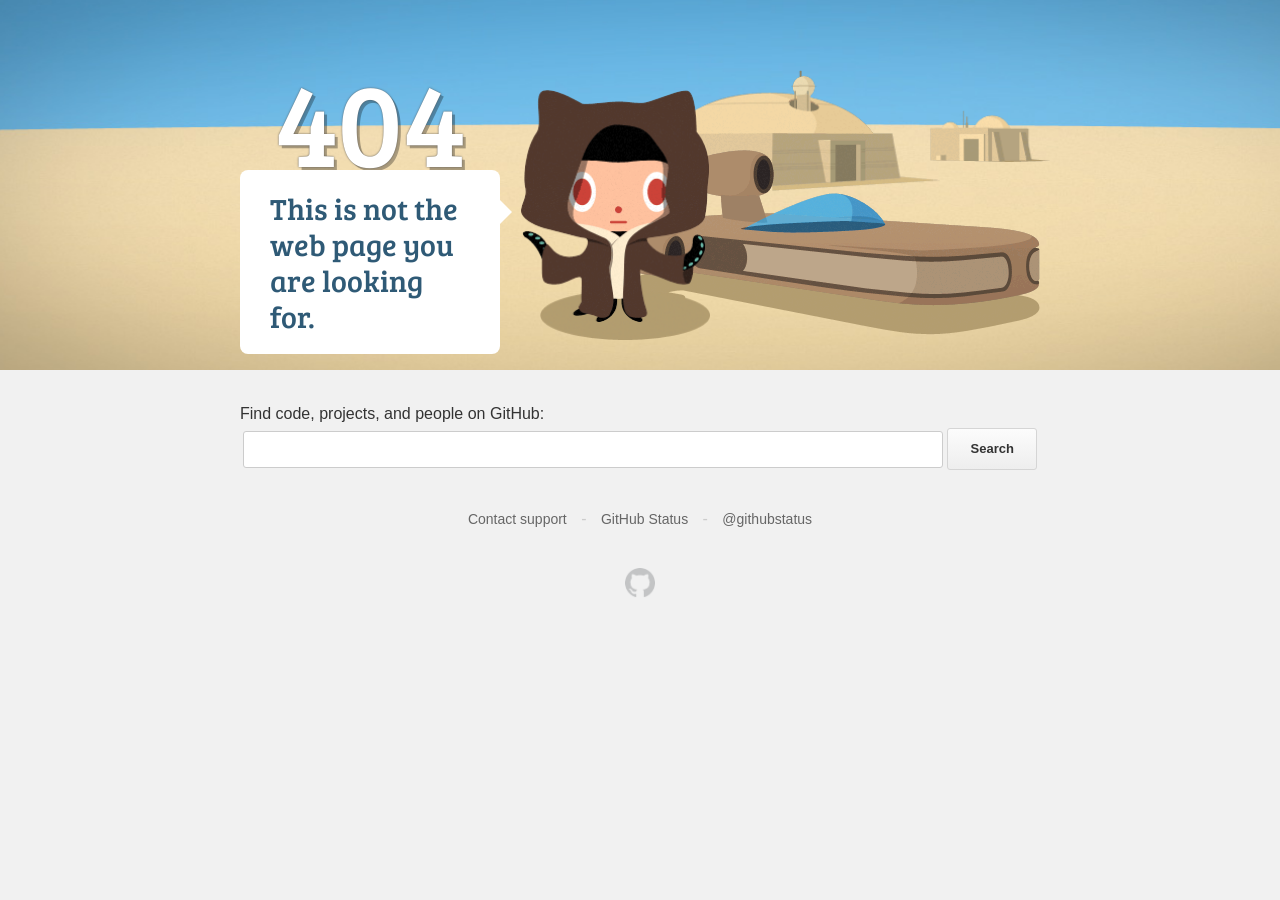
<file: github-404/index.html>
<!DOCTYPE html>
<html lang="en">
<head>
  <meta charset="UTF-8">
  <meta name="viewport" content="width=device-width, initial-scale=1">
  <title>Page not found · GitHub</title>
  <link rel="stylesheet" href="https://fonts.googleapis.com/css2?family=Bree+Serif&display=swap">
  <link rel="stylesheet" href="css/style.css">
  <script src="js/script.js" defer></script>
</head>
<body>

  <header class="decor">
    <div class="scene">
      <h1 class="titre">404</h1>
      <p class="bulle">This is not the web page you are looking for.</p>

      <img class="maison-2" src="images/maison-2.png" alt="" width="120" height="50">
      <img class="maison-1" src="images/maison-1.png" alt="" width="300" height="120">
      <img class="ombre-vaisseau" src="images/ombre-vaisseau.png" alt="" width="430" height="75">
      <img class="ombre-octocat" src="images/ombre-octocat.png" alt="" width="170" height="50">
      <img class="vaisseau" src="images/vaisseau.png" alt="" width="440" height="160">
      <img class="octocat" src="images/octocat.png" alt="" width="190" height="230">
    </div>
  </header>

  <main class="contenu">
    <form class="recherche" id="formulaire" action="https://github.com/search" method="get">
      <label for="champ">Find code, projects, and people on GitHub:</label>
      <input id="champ" type="text" name="q">
      <button class="bouton" type="submit">Search</button>
      <p class="erreur" id="erreur"></p>
    </form>
  </main>

  <footer class="contenu">
    <p class="liens">
      <a href="https://support.github.com?tags=dotcom-404">Contact support</a> -
      <a href="https://githubstatus.com">GitHub Status</a> -
      <a href="https://x.com/githubstatus">@githubstatus</a>
    </p>

    <a class="logo" href="https://github.com">
      <img src="images/logo.png" alt="GitHub" width="30" height="30">
    </a>
  </footer>

</body>
</html>
</file>
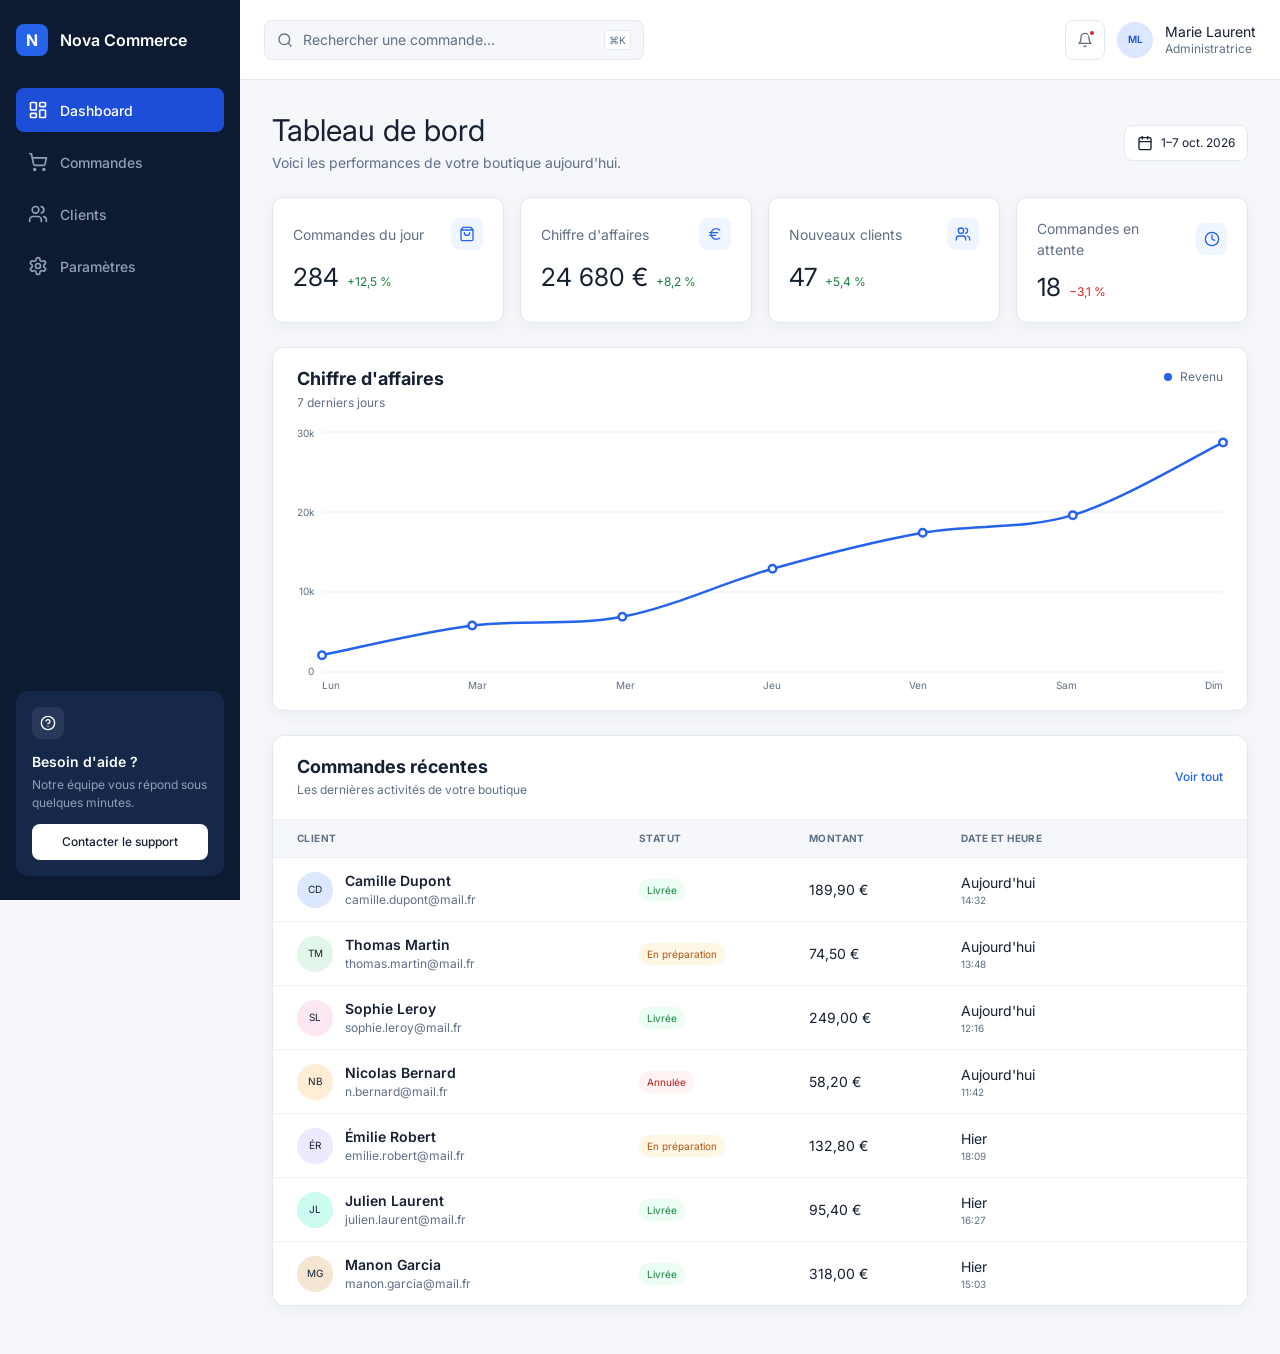
<file: nova-commerce/index.html>
<!DOCTYPE html>
<html lang="fr">
<head>
  <meta charset="UTF-8">
  <meta name="viewport" content="width=device-width, initial-scale=1">
  <title>Tableau de bord – Nova Commerce</title>
  <link rel="preconnect" href="https://fonts.googleapis.com">
  <link rel="preconnect" href="https://fonts.gstatic.com" crossorigin>
  <link href="https://fonts.googleapis.com/css2?family=Inter:wght@400;500;600;700&display=swap" rel="stylesheet">
  <link rel="stylesheet" href="css/style.css">
  <script src="js/script.js" defer></script>
</head>
<body>
  <!-- Sprite d'icônes (Lucide) -->
  <svg class="sprite" aria-hidden="true" focusable="false">
    <symbol id="i-dashboard" viewBox="0 0 24 24"><rect width="7" height="9" x="3" y="3" rx="1"/><rect width="7" height="5" x="14" y="3" rx="1"/><rect width="7" height="9" x="14" y="12" rx="1"/><rect width="7" height="5" x="3" y="16" rx="1"/></symbol>
    <symbol id="i-cart" viewBox="0 0 24 24"><circle cx="8" cy="21" r="1"/><circle cx="19" cy="21" r="1"/><path d="M2.05 2.05h2l2.66 12.42a2 2 0 0 0 2 1.58h9.78a2 2 0 0 0 1.95-1.57l1.65-7.43H5.12"/></symbol>
    <symbol id="i-users" viewBox="0 0 24 24"><path d="M16 21v-2a4 4 0 0 0-4-4H6a4 4 0 0 0-4 4v2"/><circle cx="9" cy="7" r="4"/><path d="M22 21v-2a4 4 0 0 0-3-3.87"/><path d="M16 3.13a4 4 0 0 1 0 7.75"/></symbol>
    <symbol id="i-settings" viewBox="0 0 24 24"><path d="M12.22 2h-.44a2 2 0 0 0-2 2v.18a2 2 0 0 1-1 1.73l-.43.25a2 2 0 0 1-2 0l-.15-.08a2 2 0 0 0-2.73.73l-.22.38a2 2 0 0 0 .73 2.73l.15.1a2 2 0 0 1 1 1.72v.51a2 2 0 0 1-1 1.74l-.15.09a2 2 0 0 0-.73 2.73l.22.38a2 2 0 0 0 2.73.73l.15-.08a2 2 0 0 1 2 0l.43.25a2 2 0 0 1 1 1.73V20a2 2 0 0 0 2 2h.44a2 2 0 0 0 2-2v-.18a2 2 0 0 1 1-1.73l.43-.25a2 2 0 0 1 2 0l.15.08a2 2 0 0 0 2.73-.73l.22-.39a2 2 0 0 0-.73-2.73l-.15-.08a2 2 0 0 1-1-1.74v-.5a2 2 0 0 1 1-1.74l.15-.09a2 2 0 0 0 .73-2.73l-.22-.38a2 2 0 0 0-2.73-.73l-.15.08a2 2 0 0 1-2 0l-.43-.25a2 2 0 0 1-1-1.73V4a2 2 0 0 0-2-2z"/><circle cx="12" cy="12" r="3"/></symbol>
    <symbol id="i-search" viewBox="0 0 24 24"><circle cx="11" cy="11" r="8"/><path d="m21 21-4.3-4.3"/></symbol>
    <symbol id="i-bell" viewBox="0 0 24 24"><path d="M6 8a6 6 0 0 1 12 0c0 7 3 9 3 9H3s3-2 3-9"/><path d="M10.3 21a1.94 1.94 0 0 0 3.4 0"/></symbol>
    <symbol id="i-calendar" viewBox="0 0 24 24"><rect width="18" height="18" x="3" y="4" rx="2"/><path d="M16 2v4"/><path d="M8 2v4"/><path d="M3 10h18"/></symbol>
    <symbol id="i-euro" viewBox="0 0 24 24"><path d="M4 10h12"/><path d="M4 14h9"/><path d="M19 6a7.7 7.7 0 0 0-5.2-2A7.9 7.9 0 0 0 6 12c0 4.4 3.5 8 7.8 8 2 0 3.8-.8 5.2-2"/></symbol>
    <symbol id="i-bag" viewBox="0 0 24 24"><path d="M6 2 3 6v14a2 2 0 0 0 2 2h14a2 2 0 0 0 2-2V6l-3-4Z"/><path d="M3 6h18"/><path d="M16 10a4 4 0 0 1-8 0"/></symbol>
    <symbol id="i-clock" viewBox="0 0 24 24"><circle cx="12" cy="12" r="10"/><polyline points="12 6 12 12 16 14"/></symbol>
    <symbol id="i-help" viewBox="0 0 24 24"><circle cx="12" cy="12" r="10"/><path d="M9.09 9a3 3 0 0 1 5.83 1c0 2-3 3-3 3"/><path d="M12 17h.01"/></symbol>
    <symbol id="i-menu" viewBox="0 0 24 24"><path d="M4 6h16"/><path d="M4 12h16"/><path d="M4 18h16"/></symbol>
    <symbol id="i-close" viewBox="0 0 24 24"><path d="M18 6 6 18"/><path d="m6 6 12 12"/></symbol>
  </svg>

  <a class="skip-link" href="#contenu">Aller au contenu principal</a>

  <div class="layout">
    <!-- ===== Barre latérale ===== -->
    <aside class="sidebar" id="sidebar" aria-label="Menu latéral">
      <div class="sidebar__top">
        <div class="sidebar__head">
          <a class="logo" href="#">
            <span class="logo__mark" aria-hidden="true">N</span>
            <span class="logo__text">Nova Commerce</span>
          </a>
          <button class="icon-btn sidebar__close" type="button" aria-label="Fermer le menu">
            <svg class="icon" aria-hidden="true"><use href="#i-close"/></svg>
          </button>
        </div>

        <nav aria-label="Navigation principale">
          <ul class="nav">
            <li>
              <a class="nav__link is-active" href="#" aria-current="page">
                <svg class="icon" aria-hidden="true"><use href="#i-dashboard"/></svg>
                <span class="nav__label">Dashboard</span>
              </a>
            </li>
            <li>
              <a class="nav__link" href="#">
                <svg class="icon" aria-hidden="true"><use href="#i-cart"/></svg>
                <span class="nav__label">Commandes</span>
              </a>
            </li>
            <li>
              <a class="nav__link" href="#">
                <svg class="icon" aria-hidden="true"><use href="#i-users"/></svg>
                <span class="nav__label">Clients</span>
              </a>
            </li>
            <li>
              <a class="nav__link" href="#">
                <svg class="icon" aria-hidden="true"><use href="#i-settings"/></svg>
                <span class="nav__label">Paramètres</span>
              </a>
            </li>
          </ul>
        </nav>
      </div>

      <div class="support">
        <div class="support__card">
          <span class="support__icon" aria-hidden="true">
            <svg class="icon icon--sm"><use href="#i-help"/></svg>
          </span>
          <p class="support__title">Besoin d'aide ?</p>
          <p class="support__text">Notre équipe vous répond sous quelques minutes.</p>
          <a class="btn btn--light" href="#">Contacter le support</a>
        </div>
        <a class="icon-btn support__compact" href="#" aria-label="Contacter le support">
          <svg class="icon" aria-hidden="true"><use href="#i-help"/></svg>
        </a>
      </div>
    </aside>

    <div class="overlay" hidden></div>

    <div class="workspace">
      <!-- ===== En-tête ===== -->
      <header class="topbar">
        <button class="icon-btn topbar__burger" type="button" aria-controls="sidebar" aria-expanded="false" aria-label="Ouvrir le menu">
          <svg class="icon" aria-hidden="true"><use href="#i-menu"/></svg>
        </button>
        <span class="topbar__brand">Nova</span>

        <form class="search" role="search" action="#">
          <label class="sr-only" for="search-input">Rechercher une commande</label>
          <svg class="icon icon--sm" aria-hidden="true"><use href="#i-search"/></svg>
          <input class="search__input" id="search-input" type="search" placeholder="Rechercher une commande…" autocomplete="off">
          <kbd class="search__kbd" aria-hidden="true">⌘K</kbd>
        </form>

        <div class="topbar__actions">
          <button class="icon-btn search-toggle" type="button" aria-expanded="false" aria-controls="search-input" aria-label="Rechercher">
            <svg class="icon" aria-hidden="true"><use href="#i-search"/></svg>
          </button>
          <button class="icon-btn icon-btn--bordered notif" type="button" aria-label="Notifications, nouvelles notifications disponibles">
            <svg class="icon icon--sm" aria-hidden="true"><use href="#i-bell"/></svg>
            <span class="notif__dot" aria-hidden="true"></span>
          </button>
          <div class="user">
            <span class="avatar avatar--blue avatar--user" aria-hidden="true">ML</span>
            <p class="user__info">
              <span class="user__name">Marie Laurent</span>
              <span class="user__role">Administratrice</span>
            </p>
          </div>
        </div>
      </header>

      <!-- ===== Contenu ===== -->
      <main class="content" id="contenu" tabindex="-1">
        <div class="intro">
          <div>
            <h1>Tableau de bord</h1>
            <p class="intro__subtitle">Voici les performances de votre boutique aujourd'hui.</p>
          </div>
          <button class="period" type="button" aria-label="Période : du 1er au 7 octobre 2026">
            <svg class="icon icon--sm" aria-hidden="true"><use href="#i-calendar"/></svg>
            <span>1–7 oct. 2026</span>
          </button>
        </div>

        <!-- Indicateurs -->
        <section aria-labelledby="kpi-title">
          <h2 class="sr-only" id="kpi-title">Indicateurs clés</h2>
          <ul class="kpis">
            <li class="card kpi">
              <div class="kpi__head">
                <p class="kpi__label">Commandes du jour</p>
                <span class="kpi__icon" aria-hidden="true"><svg class="icon icon--sm"><use href="#i-bag"/></svg></span>
              </div>
              <p class="kpi__value">284 <span class="trend trend--up"><span class="sr-only">en hausse de</span> +12,5 %</span></p>
            </li>
            <li class="card kpi">
              <div class="kpi__head">
                <p class="kpi__label">Chiffre d'affaires</p>
                <span class="kpi__icon" aria-hidden="true"><svg class="icon icon--sm"><use href="#i-euro"/></svg></span>
              </div>
              <p class="kpi__value">24 680 € <span class="trend trend--up"><span class="sr-only">en hausse de</span> +8,2 %</span></p>
            </li>
            <li class="card kpi">
              <div class="kpi__head">
                <p class="kpi__label">Nouveaux clients</p>
                <span class="kpi__icon" aria-hidden="true"><svg class="icon icon--sm"><use href="#i-users"/></svg></span>
              </div>
              <p class="kpi__value">47 <span class="trend trend--up"><span class="sr-only">en hausse de</span> +5,4 %</span></p>
            </li>
            <li class="card kpi">
              <div class="kpi__head">
                <p class="kpi__label">Commandes en attente</p>
                <span class="kpi__icon" aria-hidden="true"><svg class="icon icon--sm"><use href="#i-clock"/></svg></span>
              </div>
              <p class="kpi__value">18 <span class="trend trend--down"><span class="sr-only">en baisse de</span> −3,1 %</span></p>
            </li>
          </ul>
        </section>

        <!-- Graphique -->
        <section class="card panel" aria-labelledby="chart-title">
          <div class="panel__head">
            <div>
              <h2 class="panel__title" id="chart-title">Chiffre d'affaires</h2>
              <p class="panel__subtitle">7 derniers jours</p>
            </div>
            <p class="legend">Revenu</p>
          </div>
          <figure class="chart">
            <div class="chart__body" role="img" aria-label="Courbe du chiffre d'affaires sur les 7 derniers jours : de 2 100 € lundi à 28 700 € dimanche">
              <ul class="chart__y" aria-hidden="true">
                <li>30k</li>
                <li>20k</li>
                <li>10k</li>
                <li>0</li>
              </ul>
              <svg class="chart__plot" viewBox="0 0 600 200" preserveAspectRatio="none" aria-hidden="true" focusable="false">
                <line class="chart__grid" x1="0" y1="0" x2="600" y2="0"/>
                <line class="chart__grid" x1="0" y1="66.7" x2="600" y2="66.7"/>
                <line class="chart__grid" x1="0" y1="133.3" x2="600" y2="133.3"/>
                <line class="chart__grid" x1="0" y1="200" x2="600" y2="200"/>
                <path class="chart__line" d="M0 186 C16.7 181.9, 66.7 166.6, 100 161.3 C133.3 156, 166.7 161.9, 200 154 C233.3 146.1, 266.7 125.7, 300 114 C333.3 102.3, 366.7 91.5, 400 84 C433.3 76.5, 466.7 81.8, 500 69.3 C533.3 56.8, 583.3 18.8, 600 8.7"/>
                <path class="chart__dot" d="M0 186h0 M100 161.3h0 M200 154h0 M300 114h0 M400 84h0 M500 69.3h0 M600 8.7h0"/>
                <path class="chart__dot chart__dot--inner" d="M0 186h0 M100 161.3h0 M200 154h0 M300 114h0 M400 84h0 M500 69.3h0 M600 8.7h0"/>
              </svg>
              <ul class="chart__x" aria-hidden="true">
                <li>Lun</li>
                <li class="chart__label--minor">Mar</li>
                <li>Mer</li>
                <li class="chart__label--minor">Jeu</li>
                <li>Ven</li>
                <li class="chart__label--minor">Sam</li>
                <li>Dim</li>
              </ul>
            </div>
            <figcaption class="sr-only">
              <table>
                <caption>Chiffre d'affaires par jour</caption>
                <thead><tr><th scope="col">Jour</th><th scope="col">Revenu</th></tr></thead>
                <tbody>
                  <tr><td>Lundi</td><td>2 100 €</td></tr>
                  <tr><td>Mardi</td><td>5 800 €</td></tr>
                  <tr><td>Mercredi</td><td>6 900 €</td></tr>
                  <tr><td>Jeudi</td><td>12 900 €</td></tr>
                  <tr><td>Vendredi</td><td>17 400 €</td></tr>
                  <tr><td>Samedi</td><td>19 600 €</td></tr>
                  <tr><td>Dimanche</td><td>28 700 €</td></tr>
                </tbody>
              </table>
            </figcaption>
          </figure>
        </section>

        <!-- Commandes récentes -->
        <section class="card panel" aria-labelledby="orders-title">
          <div class="panel__head panel__head--compact">
            <div>
              <h2 class="panel__title" id="orders-title">Commandes récentes</h2>
              <p class="panel__subtitle">Les dernières activités de votre boutique</p>
            </div>
            <a class="link" href="#" aria-label="Voir toutes les commandes">Voir tout</a>
          </div>
          <div class="table-wrap">
            <table class="orders">
              <caption class="sr-only">Les 7 dernières commandes</caption>
              <thead>
                <tr>
                  <th scope="col" class="col-client">Client</th>
                  <th scope="col" class="col-status">Statut</th>
                  <th scope="col" class="col-amount">Montant</th>
                  <th scope="col" class="col-date">Date et heure</th>
                </tr>
              </thead>
              <tbody>
                <tr>
                  <td><div class="client"><span class="avatar avatar--blue" aria-hidden="true">CD</span><div><span class="client__name">Camille Dupont</span><span class="client__email">camille.dupont@mail.fr</span></div></div></td>
                  <td><span class="badge badge--success">Livrée</span></td>
                  <td class="col-amount">189,90 €</td>
                  <td class="col-date"><time datetime="2026-10-07T14:32"><span class="date__day">Aujourd'hui</span><span class="date__time">14:32</span></time></td>
                </tr>
                <tr>
                  <td><div class="client"><span class="avatar avatar--green" aria-hidden="true">TM</span><div><span class="client__name">Thomas Martin</span><span class="client__email">thomas.martin@mail.fr</span></div></div></td>
                  <td><span class="badge badge--warning">En préparation</span></td>
                  <td class="col-amount">74,50 €</td>
                  <td class="col-date"><time datetime="2026-10-07T13:48"><span class="date__day">Aujourd'hui</span><span class="date__time">13:48</span></time></td>
                </tr>
                <tr>
                  <td><div class="client"><span class="avatar avatar--pink" aria-hidden="true">SL</span><div><span class="client__name">Sophie Leroy</span><span class="client__email">sophie.leroy@mail.fr</span></div></div></td>
                  <td><span class="badge badge--success">Livrée</span></td>
                  <td class="col-amount">249,00 €</td>
                  <td class="col-date"><time datetime="2026-10-07T12:16"><span class="date__day">Aujourd'hui</span><span class="date__time">12:16</span></time></td>
                </tr>
                <tr>
                  <td><div class="client"><span class="avatar avatar--orange" aria-hidden="true">NB</span><div><span class="client__name">Nicolas Bernard</span><span class="client__email">n.bernard@mail.fr</span></div></div></td>
                  <td><span class="badge badge--danger">Annulée</span></td>
                  <td class="col-amount">58,20 €</td>
                  <td class="col-date"><time datetime="2026-10-07T11:42"><span class="date__day">Aujourd'hui</span><span class="date__time">11:42</span></time></td>
                </tr>
                <tr>
                  <td><div class="client"><span class="avatar avatar--violet" aria-hidden="true">ÉR</span><div><span class="client__name">Émilie Robert</span><span class="client__email">emilie.robert@mail.fr</span></div></div></td>
                  <td><span class="badge badge--warning">En préparation</span></td>
                  <td class="col-amount">132,80 €</td>
                  <td class="col-date"><time datetime="2026-10-06T18:09"><span class="date__day">Hier</span><span class="date__time">18:09</span></time></td>
                </tr>
                <tr>
                  <td><div class="client"><span class="avatar avatar--teal" aria-hidden="true">JL</span><div><span class="client__name">Julien Laurent</span><span class="client__email">julien.laurent@mail.fr</span></div></div></td>
                  <td><span class="badge badge--success">Livrée</span></td>
                  <td class="col-amount">95,40 €</td>
                  <td class="col-date"><time datetime="2026-10-06T16:27"><span class="date__day">Hier</span><span class="date__time">16:27</span></time></td>
                </tr>
                <tr>
                  <td><div class="client"><span class="avatar avatar--sand" aria-hidden="true">MG</span><div><span class="client__name">Manon Garcia</span><span class="client__email">manon.garcia@mail.fr</span></div></div></td>
                  <td><span class="badge badge--success">Livrée</span></td>
                  <td class="col-amount">318,00 €</td>
                  <td class="col-date"><time datetime="2026-10-06T15:03"><span class="date__day">Hier</span><span class="date__time">15:03</span></time></td>
                </tr>
              </tbody>
            </table>
          </div>
        </section>
      </main>
    </div>
  </div>
</body>
</html>
</file>
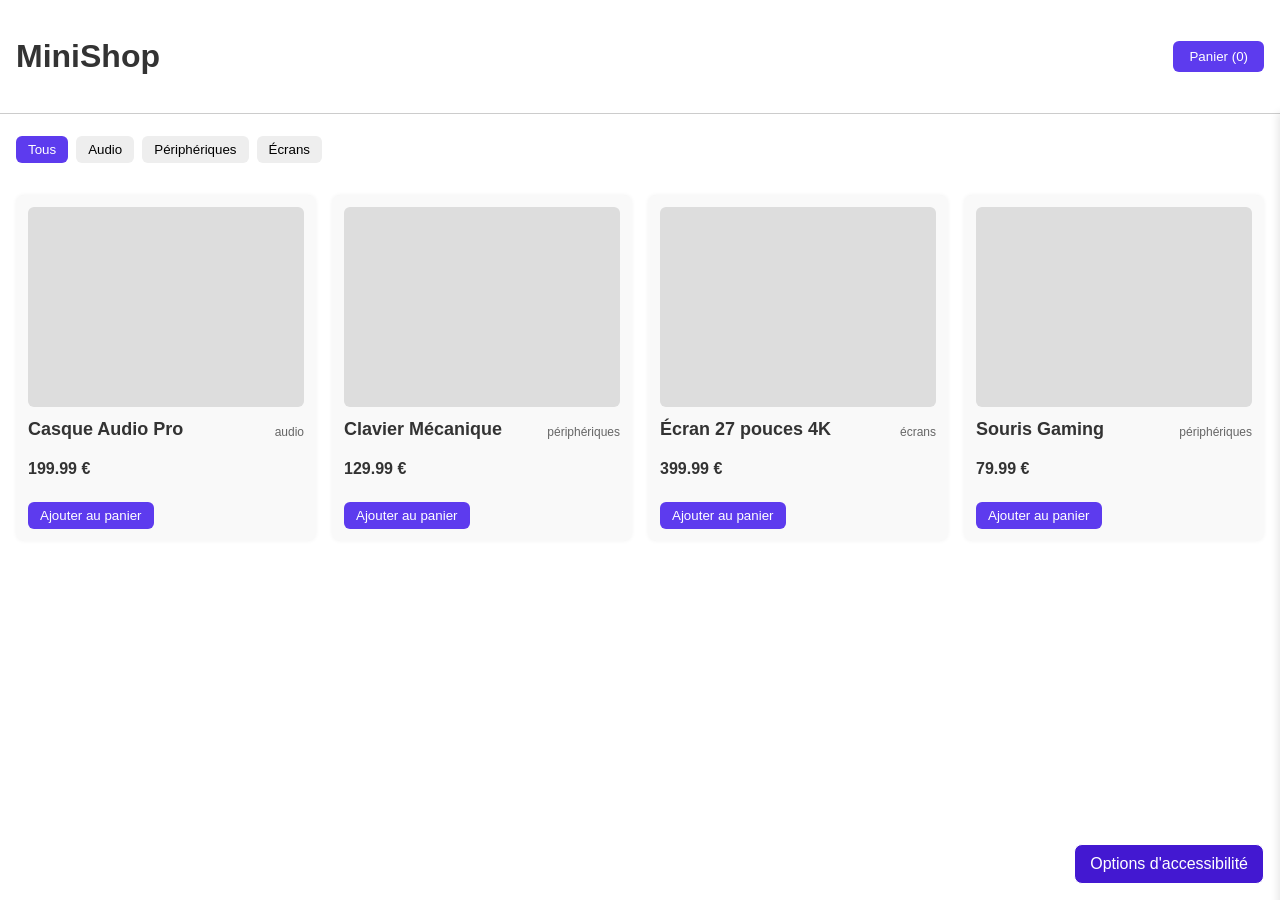
<file: R0001_evaluation-accessibility-shop/index.html>
<!DOCTYPE html>
<html lang="fr">
  <head>
    <meta charset="UTF-8" />
    <meta name="viewport" content="width=device-width, initial-scale=1.0" />
    <title>MiniShop</title>
    <link rel="stylesheet" href="style.css" />
  </head>
  <body>
    <header>
      <h1>MiniShop</h1>
      <button class="cart-button">Panier (0)</button>
    </header>

    <nav class="categories">
      <button class="active">Tous</button>
      <button>Audio</button>
      <button>Périphériques</button>
      <button>Écrans</button>
    </nav>

    <main class="shop">
      <section class="product-list">
        <!-- Les articles ci-dessous doivent être généré dynamiquement -->
        <article class="product-card" data-product-id="1">
          <div
            class="img-placeholder"
            style="background-image: url('https://picsum.photos/600/400')"
          ></div>
          <div class="product-info">
            <div class="product-info-top">
              <h2>Casque Audio Pro</h2>
              <span>audio</span>
            </div>
            <p>199.99 €</p>
            <button class="add-to-cart" data-product-id="1">
              Ajouter au panier
            </button>
          </div>
        </article>
        <article class="product-card" data-product-id="1">
          <div
            class="img-placeholder"
            style="background-image: url('https://picsum.photos/600/400')"
          ></div>
          <div class="product-info">
            <div class="product-info-top">
              <h2>Casque Audio Pro</h2>
              <span>audio</span>
            </div>
            <p>199.99 €</p>
            <button class="add-to-cart" data-product-id="1">
              Ajouter au panier
            </button>
          </div>
        </article>
        <article class="product-card" data-product-id="1">
          <div
            class="img-placeholder"
            style="background-image: url('https://picsum.photos/600/400')"
          ></div>
          <div class="product-info">
            <div class="product-info-top">
              <h2>Casque Audio Pro</h2>
              <span>audio</span>
            </div>
            <p>199.99 €</p>
            <button class="add-to-cart" data-product-id="1">
              Ajouter au panier
            </button>
          </div>
        </article>
        <article class="product-card" data-product-id="1">
          <div
            class="img-placeholder"
            style="background-image: url('https://picsum.photos/600/400')"
          ></div>
          <div class="product-info">
            <div class="product-info-top">
              <h2>Casque Audio Pro</h2>
              <span>audio</span>
            </div>
            <p>199.99 €</p>
            <button class="add-to-cart" data-product-id="1">
              Ajouter au panier
            </button>
          </div>
        </article>
      </section>
    </main>

    <aside class="cart-sidebar">
      <div class="cart-panel">
        <h2>Panier</h2>
        <ul class="cart-items">
          <!-- Le contenu sera généré dynamiquement -->
        </ul>
        <div class="cart-total">Total: <span>0.00 €</span></div>
      </div>
    </aside>

    <!-- Module d'accessibilité (en bas à droite de la page) -->
    <div class="accessibility-wrapper">
      <!-- Bouton qui ouvre / ferme le panneau -->
      <button
        class="accessibility-toggle"
        aria-expanded="false"
        aria-controls="accessibility-panel"
      >
        Options d'accessibilité
      </button>

      <!-- Panneau des options, masqué tant qu'il n'a pas la classe .active -->
      <div class="accessibility-panel" id="accessibility-panel">
        <div class="font-size-group">
          <p class="accessibility-title">Taille du texte</p>
          <div class="font-size-controls">
            <button class="font-btn" id="font-decrease" aria-label="Réduire la taille du texte">A-</button>
            <button class="font-btn" id="font-increase" aria-label="Agrandir la taille du texte">A+</button>
          </div>
        </div>
        <button class="access-btn" id="dark-mode-btn" aria-pressed="false">Mode sombre</button>
        <button class="access-btn" id="dyslexia-btn" aria-pressed="false">Police dyslexie</button>
      </div>
    </div>

    <script src="script.js"></script>
  </body>
</html>
</file>
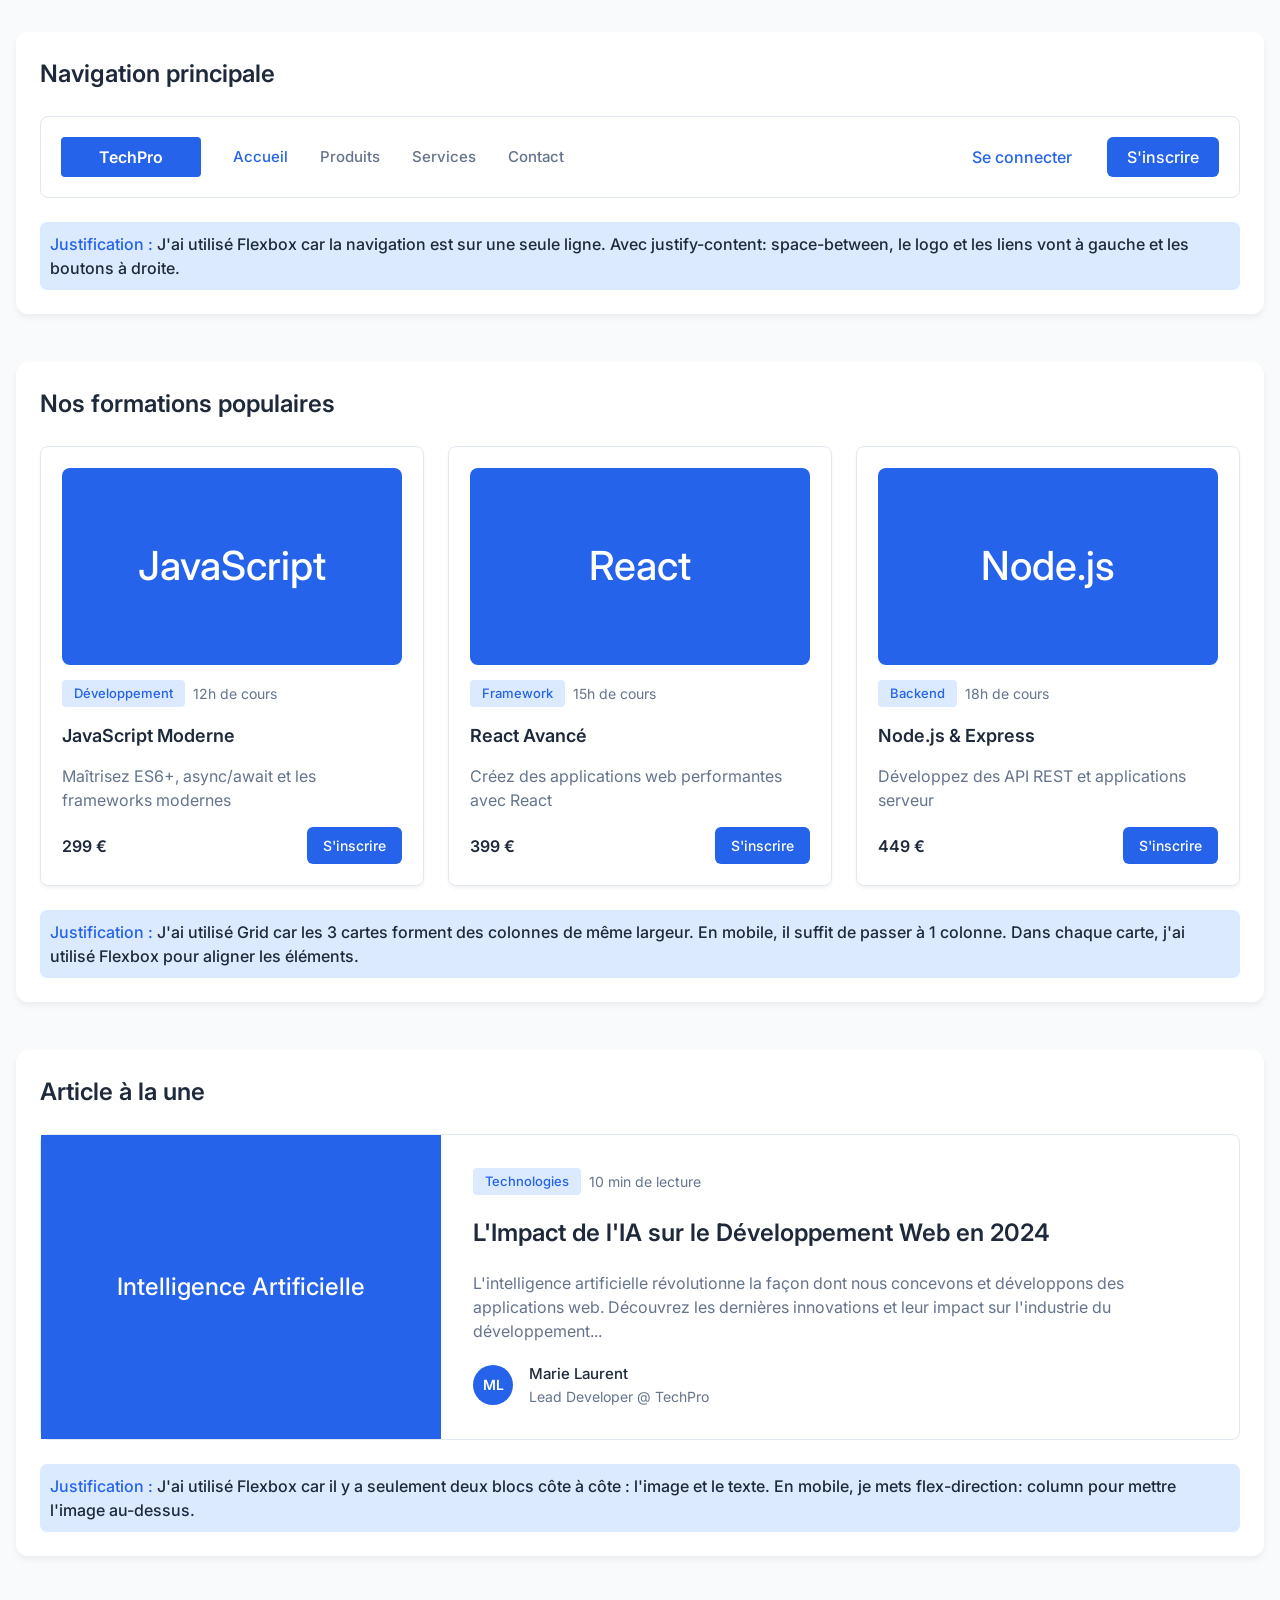
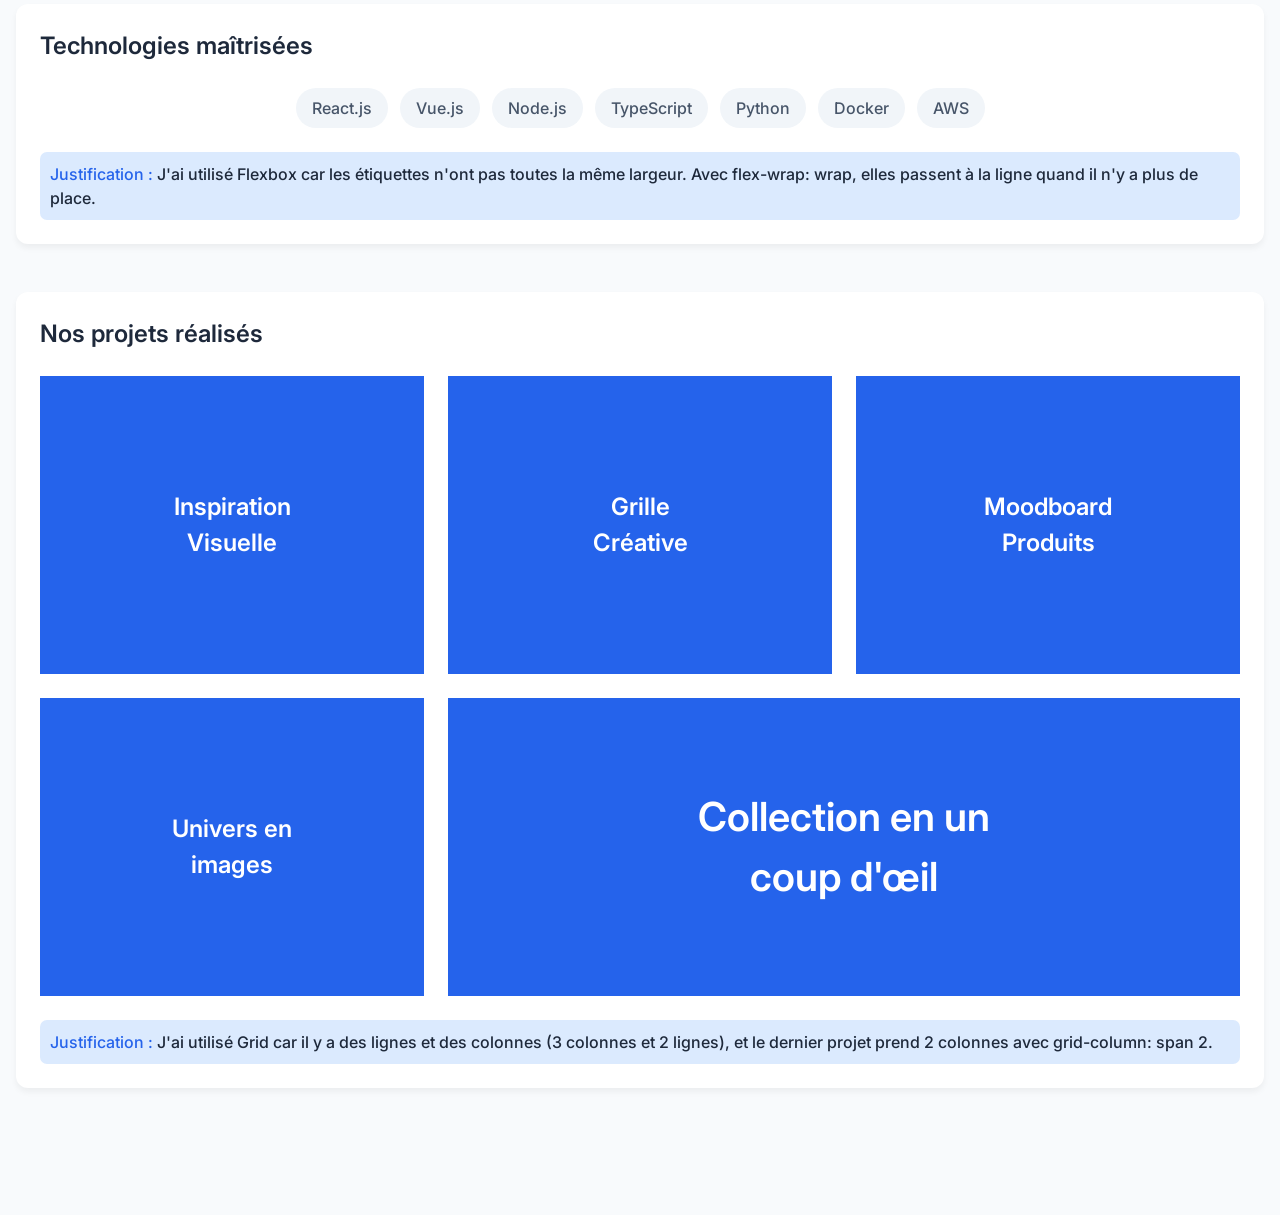
<file: R0002_Exercice/index.html>
<!DOCTYPE html>
<html lang="fr">
  <head>
    <meta charset="UTF-8" />
    <meta name="viewport" content="width=device-width, initial-scale=1.0" />
    <title>Atelier Grid vs Flexbox</title>
    <link rel="stylesheet" href="style.css" />
  </head>
  <body>
    <main>
      <!-- Section 1 : Navigation principale -->
      <section class="section-navbar">
        <h2 class="titre-section">Navigation principale</h2>

        <nav class="menu">
          <div class="menu-gauche">
            <a href="#" class="logo image">TechPro</a>
            <ul class="liens">
              <li><a href="#" class="actif">Accueil</a></li>
              <li><a href="#">Produits</a></li>
              <li><a href="#">Services</a></li>
              <li><a href="#">Contact</a></li>
            </ul>
          </div>

          <div class="menu-droite">
            <a href="#" class="connexion">Se connecter</a>
            <a href="#" class="bouton">S'inscrire</a>
          </div>

          <button class="burger">☰</button>
        </nav>

        <p class="justification">
          <span>Justification :</span> J'ai utilisé Flexbox car la navigation
          est sur une seule ligne. Avec justify-content: space-between, le logo
          et les liens vont à gauche et les boutons à droite.
        </p>
      </section>

      <!-- Section 2 : Nos formations populaires -->
      <section class="section-formations">
        <h2 class="titre-section">Nos formations populaires</h2>

        <div class="grille-formations">
          <div class="carte">
            <div class="carte-image image">JavaScript</div>
            <div class="infos">
              <span class="etiquette">Développement</span>
              <span>12h de cours</span>
            </div>
            <h3 class="carte-titre">JavaScript Moderne</h3>
            <p>Maîtrisez ES6+, async/await et les frameworks modernes</p>
            <div class="carte-bas">
              <span class="prix">299 €</span>
              <a href="#" class="bouton petit">S'inscrire</a>
            </div>
          </div>

          <div class="carte">
            <div class="carte-image image">React</div>
            <div class="infos">
              <span class="etiquette">Framework</span>
              <span>15h de cours</span>
            </div>
            <h3 class="carte-titre">React Avancé</h3>
            <p>Créez des applications web performantes avec React</p>
            <div class="carte-bas">
              <span class="prix">399 €</span>
              <a href="#" class="bouton petit">S'inscrire</a>
            </div>
          </div>

          <div class="carte cache-mobile">
            <div class="carte-image image">Node.js</div>
            <div class="infos">
              <span class="etiquette">Backend</span>
              <span>18h de cours</span>
            </div>
            <h3 class="carte-titre">Node.js &amp; Express</h3>
            <p>Développez des API REST et applications serveur</p>
            <div class="carte-bas">
              <span class="prix">449 €</span>
              <a href="#" class="bouton petit">S'inscrire</a>
            </div>
          </div>
        </div>

        <p class="justification">
          <span>Justification :</span> J'ai utilisé Grid car les 3 cartes
          forment des colonnes de même largeur. En mobile, il suffit de passer à
          1 colonne. Dans chaque carte, j'ai utilisé Flexbox pour aligner les
          éléments.
        </p>
      </section>

      <section class="section-article">
        <h2 class="titre-section">Article à la une</h2>

        <div class="article">
          <div class="article-image image">Intelligence Artificielle</div>

          <div class="article-contenu">
            <div class="infos">
              <span class="etiquette">Technologies</span>
              <span>10 min de lecture</span>
            </div>
            <h3 class="article-titre">
              L'Impact de l'IA sur le Développement Web en 2024
            </h3>
            <p class="article-texte">
              L'intelligence artificielle révolutionne la façon dont nous
              concevons et développons des applications web. Découvrez les
              dernières innovations et leur impact sur l'industrie du
              développement...
            </p>
            <div class="auteur">
              <span class="avatar">ML</span>
              <div>
                <p class="auteur-nom">Marie Laurent</p>
                <p>Lead Developer @ TechPro</p>
              </div>
            </div>
          </div>
        </div>

        <p class="justification">
          <span>Justification :</span> J'ai utilisé Flexbox car il y a
          seulement deux blocs côte à côte : l'image et le texte. En mobile, je
          mets flex-direction: column pour mettre l'image au-dessus.
        </p>
      </section>

      <section class="section-technologies">
        <h2 class="titre-section">Technologies maîtrisées</h2>

        <ul class="technos">
          <li>React.js</li>
          <li>Vue.js</li>
          <li>Node.js</li>
          <li>TypeScript</li>
          <li>Python</li>
          <li class="cache-mobile">Docker</li>
          <li class="cache-mobile">AWS</li>
        </ul>

        <p class="justification">
          <span>Justification :</span> J'ai utilisé Flexbox car les étiquettes
          n'ont pas toutes la même largeur. Avec flex-wrap: wrap, elles passent
          à la ligne quand il n'y a plus de place.
        </p>
      </section>

      <section class="section-projets">
        <h2 class="titre-section">Nos projets réalisés</h2>

        <div class="grille-projets">
          <div class="projet image">Inspiration<br />Visuelle</div>
          <div class="projet image">Grille<br />Créative</div>
          <div class="projet image">Moodboard<br />Produits</div>
          <div class="projet image">Univers en<br />images</div>
          <div class="projet grand image">Collection en un<br />coup d'œil</div>
        </div>

        <p class="justification">
          <span>Justification :</span> J'ai utilisé Grid car il y a des lignes
          et des colonnes (3 colonnes et 2 lignes), et le dernier projet prend 2
          colonnes avec grid-column: span 2.
        </p>
      </section>
    </main>
  </body>
</html>
</file>
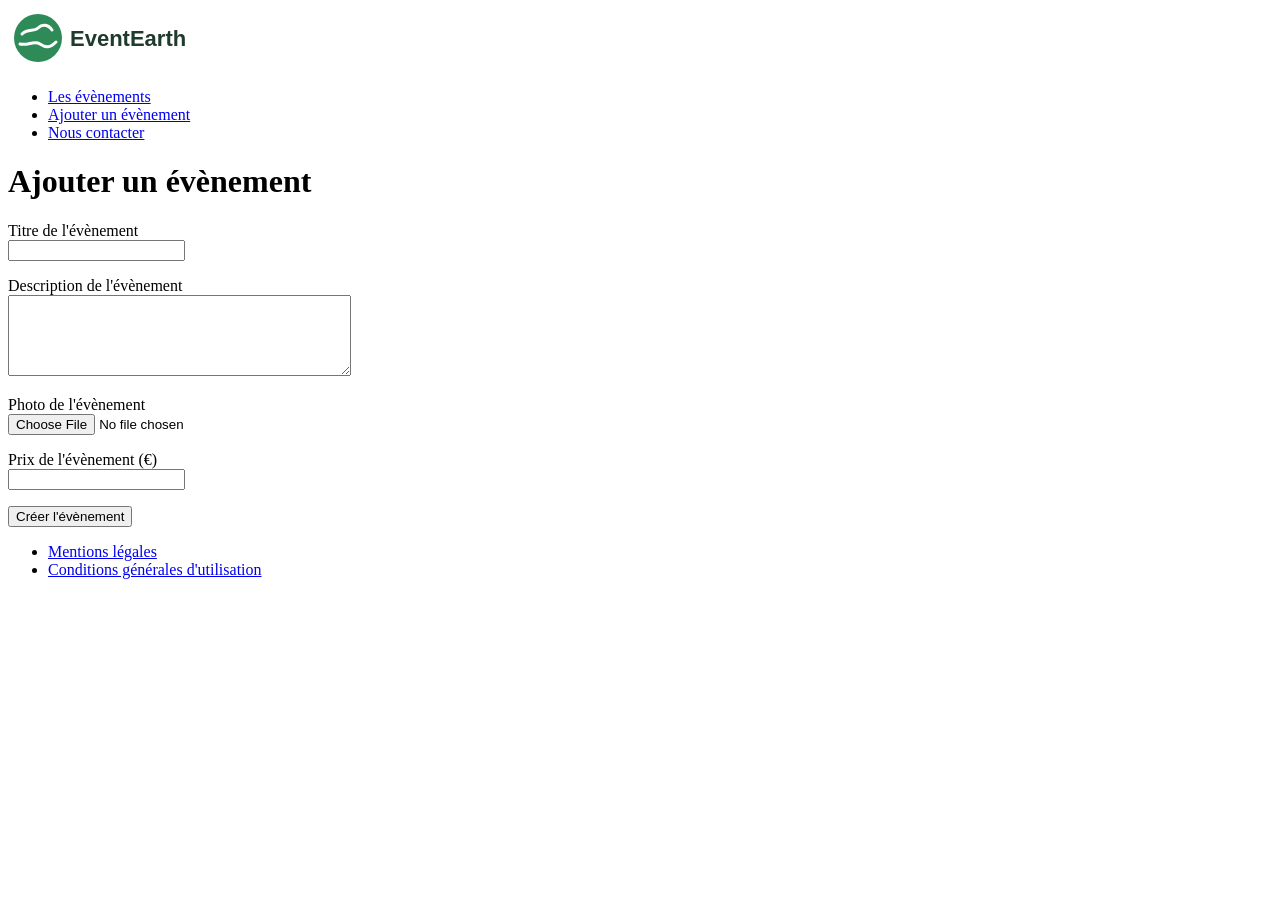
<file: eventearth/ajouter-evenement.html>
<!DOCTYPE html>
<html lang="fr">
<head>
    <meta charset="UTF-8">
    <title>EventEarth - Ajouter un évènement</title>
</head>
<body>
    <header>
        <a href="index.html"><img src="images/logo.svg" alt="EventEarth" width="200"></a>
        <nav>
            <ul>
                <li><a href="evenements.html">Les évènements</a></li>
                <li><a href="ajouter-evenement.html">Ajouter un évènement</a></li>
                <li><a href="contact.html">Nous contacter</a></li>
            </ul>
        </nav>
    </header>

    <main>
        <h1>Ajouter un évènement</h1>

        <form>
            <p>
                <label for="titre">Titre de l'évènement</label><br>
                <input type="text" id="titre" name="titre">
            </p>
            <p>
                <label for="description">Description de l'évènement</label><br>
                <textarea id="description" name="description" rows="5" cols="40"></textarea>
            </p>
            <p>
                <label for="photo">Photo de l'évènement</label><br>
                <input type="file" id="photo" name="photo">
            </p>
            <p>
                <label for="prix">Prix de l'évènement (€)</label><br>
                <input type="number" id="prix" name="prix" min="0">
            </p>
            <p>
                <button type="submit">Créer l'évènement</button>
            </p>
        </form>
    </main>

    <footer>
        <ul>
            <li><a href="#">Mentions légales</a></li>
            <li><a href="#">Conditions générales d'utilisation</a></li>
        </ul>
    </footer>
</body>
</html>
</file>
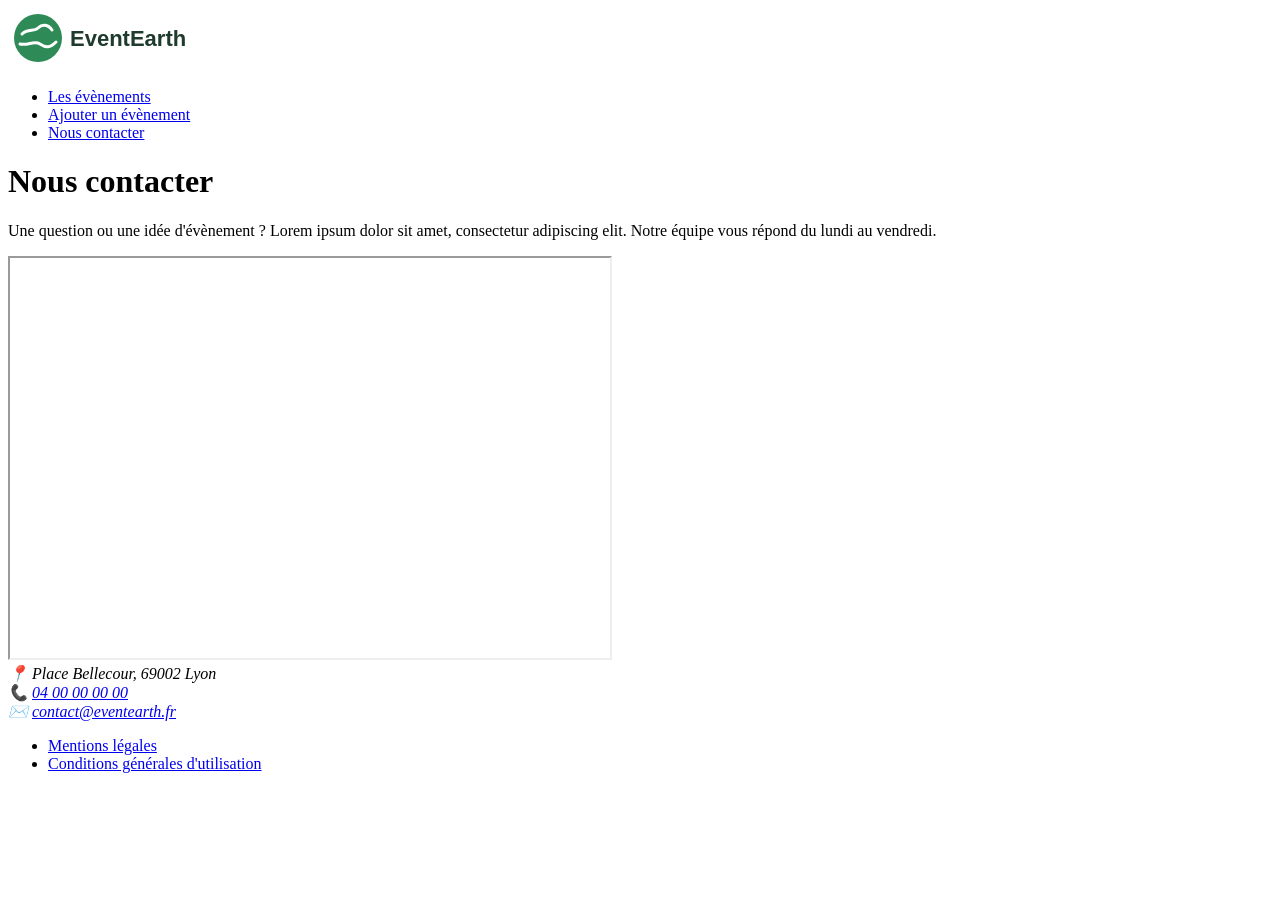
<file: eventearth/contact.html>
<!DOCTYPE html>
<html lang="fr">
<head>
    <meta charset="UTF-8">
    <title>EventEarth - Nous contacter</title>
</head>
<body>
    <header>
        <a href="index.html"><img src="images/logo.svg" alt="EventEarth" width="200"></a>
        <nav>
            <ul>
                <li><a href="evenements.html">Les évènements</a></li>
                <li><a href="ajouter-evenement.html">Ajouter un évènement</a></li>
                <li><a href="contact.html">Nous contacter</a></li>
            </ul>
        </nav>
    </header>

    <main>
        <h1>Nous contacter</h1>
        <p>Une question ou une idée d'évènement ? Lorem ipsum dolor sit amet, consectetur adipiscing elit. Notre équipe vous répond du lundi au vendredi.</p>

        <iframe src="https://www.openstreetmap.org/export/embed.html?bbox=4.826,45.753,4.838,45.760&layer=mapnik&marker=45.7578,4.8320" width="600" height="400" title="Carte des locaux EventEarth"></iframe>

        <address>
            📍 Place Bellecour, 69002 Lyon<br>
            📞 <a href="tel:+33400000000">04 00 00 00 00</a><br>
            ✉️ <a href="mailto:contact@eventearth.fr">contact@eventearth.fr</a>
        </address>
    </main>

    <footer>
        <ul>
            <li><a href="#">Mentions légales</a></li>
            <li><a href="#">Conditions générales d'utilisation</a></li>
        </ul>
    </footer>
</body>
</html>
</file>
<file: github-404/css/style.css>
body {
  margin: 0;
  background-color: #f1f1f1;
  color: #333;
  font-family: "Helvetica Neue", Helvetica, Arial, sans-serif;
}

.decor {
  height: 370px;
  overflow: hidden;
  background-image: url("../images/fond.jpg");
  background-size: 110% 430px;
  background-position: -20px -20px;
}

.scene {
  position: relative;
  width: 940px;
  height: 370px;
  margin: 0 auto;
}

.scene img {
  position: absolute;
  height: auto;
}

.octocat {
  top: 90px;
  left: 350px;
}

.vaisseau {
  top: 150px;
  left: 430px;
}

.ombre-octocat {
  top: 290px;
  left: 370px;
}

.ombre-vaisseau {
  top: 260px;
  left: 440px;
}

.maison-1 {
  top: 70px;
  left: 470px;
}

.maison-2 {
  top: 110px;
  left: 760px;
}

.titre {
  position: absolute;
  top: 60px;
  left: 70px;
  width: 260px;
  margin: 0;
  color: #fff;
  font-family: "Bree Serif", serif;
  font-size: 120px;
  font-weight: normal;
  line-height: 1;
  text-align: center;
  text-shadow: 0 0 2px #555, 3px 3px 0 rgba(0, 0, 0, 0.3);
}

.bulle {
  position: absolute;
  top: 170px;
  left: 70px;
  width: 200px;
  min-height: 100px;
  margin: 0;
  padding: 20px 30px;
  border-radius: 8px;
  background-color: #fff;
  color: #2f5a76;
  font-family: "Bree Serif", serif;
  font-size: 30px;
  line-height: 1.2;
}

.bulle::after {
  content: "";
  position: absolute;
  top: 30px;
  left: 100%;
  border: 12px solid transparent;
  border-left-color: #fff;
}

.contenu {
  width: 800px;
  margin: 30px auto;
  text-align: center;
}

.recherche label {
  display: block;
  padding: 5px 0;
  font-weight: 200;
  text-align: left;
}

.recherche input {
  width: 700px;
  padding: 7px 8px;
  border: 1px solid #ccc;
  border-radius: 3px;
  box-sizing: border-box;
  font-size: 18px;
  vertical-align: middle;
}

.bouton {
  width: 90px;
  padding: 10px;
  border: 1px solid #d5d5d5;
  border-radius: 3px;
  background-image: linear-gradient(#fcfcfc, #eee);
  color: #333;
  font-size: 13px;
  font-weight: bold;
  line-height: 20px;
  vertical-align: middle;
  cursor: pointer;
}

.bouton:hover {
  background-image: linear-gradient(#eee, #ddd);
}

.recherche input:focus,
.bouton:focus {
  border-color: #51a7e8;
  outline: none;
  box-shadow: 0 0 5px rgba(81, 167, 232, 0.5);
}

.erreur {
  margin: 5px 0 0;
  color: red;
  text-align: left;
}

.liens {
  margin: 40px 0 0;
  color: #ccc;
}

.liens a {
  margin: 0 10px;
  color: #666;
  font-size: 14px;
  font-weight: 200;
  text-decoration: none;
}

.liens a:hover {
  text-decoration: underline;
}

.logo {
  display: inline-block;
  margin-top: 40px;
}
</file>
<file: nova-commerce/css/style.css>
/* =========================================================
   Nova Commerce – Tableau de bord
   Mobile first · breakpoints : 768px (tablette), 1024px (desktop)
   ========================================================= */

/* ---------- 1. Design tokens ---------- */
:root {
  /* Couleurs */
  --color-primary: #2563eb;
  --color-primary-strong: #1d4ed8;
  --color-primary-soft: #eff6ff;
  --color-sidebar: #0d1b32;
  --color-sidebar-soft: #16284a;
  --color-sidebar-text: #91a0b8;
  --color-focus-dark: #93c5fd;
  --color-on-dark: #ffffff;                       /* texte/icônes sur fond foncé */
  --color-on-dark-hover: rgba(255, 255, 255, 0.06); /* survol sur la sidebar */
  --color-on-dark-soft: rgba(255, 255, 255, 0.08);  /* fonds discrets sur la sidebar */
  --color-overlay: rgba(13, 27, 50, 0.5);         /* voile derrière le menu mobile */
  --color-bg: #f5f7fb;
  --color-surface: #ffffff;
  --color-text: #162033;
  --color-text-muted: #5f6f86;   /* maquette : #64748b, assombri pour atteindre 4.5:1 sur #f5f7fb */
  --color-border: #e4e9f1;
  --color-border-soft: #edf0f5;
  --color-row-hover: #fafbfd;
  --color-success: #15803d;
  --color-success-soft: #ecfdf3;
  --color-warning: #b45309;
  --color-warning-soft: #fff7e6;
  --color-danger: #dc2626;
  --color-danger-soft: #fef2f2;
  --color-danger-strong: #b91c1c; /* texte du badge « Annulée » (contraste AA en 10px) */

  /* Fonds des avatars (texte : --color-text) */
  --avatar-blue: #dce8ff;
  --avatar-green: #e3f6ea;
  --avatar-pink: #fce7f3;
  --avatar-orange: #ffedd5;
  --avatar-violet: #ede9fe;
  --avatar-teal: #ccfbf1;
  --avatar-sand: #f5e6d3;

  /* Typographie */
  --font-family: "Inter", system-ui, -apple-system, "Segoe UI", Roboto, sans-serif;
  --fs-2xs: 0.625rem;   /* 10px */
  --fs-xs: 0.75rem;     /* 12px */
  --fs-sm: 0.875rem;    /* 14px */
  --fs-md: 1rem;        /* 16px */
  --fs-lg: 1.125rem;    /* 18px */
  --fs-h1-mobile: 1.5rem;  /* 24px */
  --fs-kpi: 1.5625rem;  /* 25px */
  --fs-h1: 1.875rem;    /* 30px */

  /* Espacements */
  --space-1: 0.25rem;  /* 4px */
  --space-2: 0.5rem;   /* 8px */
  --space-3: 0.75rem;  /* 12px */
  --space-4: 1rem;     /* 16px */
  --space-5: 1.25rem;  /* 20px */
  --space-6: 1.5rem;   /* 24px */
  --space-8: 2rem;     /* 32px */
  --space-12: 3rem;    /* 48px */

  /* Formes */
  --radius-xs: 4px;
  --radius-sm: 8px;
  --radius-md: 12px;
  --radius-full: 999px;
  --shadow-card: 0 4px 16px rgba(22, 32, 51, 0.05);

  /* Dimensions */
  --sidebar-w: 240px;
  --sidebar-w-compact: 72px;
  --header-h-mobile: 4rem;
  --header-h: 5rem;    /* 80px */
}

/* ---------- 2. Base ---------- */
*,
*::before,
*::after {
  box-sizing: border-box;
}

body {
  margin: 0;
  font-family: var(--font-family);
  font-size: var(--fs-sm);
  line-height: 1.5;
  color: var(--color-text);
  background-color: var(--color-bg);
  -webkit-font-smoothing: antialiased;
}

body.no-scroll {
  overflow: hidden;
}

h1,
h2,
p,
ul,
figure {
  margin: 0;
}

ul {
  padding: 0;
  list-style: none;
}

a {
  color: inherit;
  text-decoration: none;
}

button,
input {
  font: inherit;
  color: inherit;
}

button {
  padding: 0;
  border: 0;
  background: none;
  cursor: pointer;
}

:focus-visible {
  outline: 2px solid var(--color-primary);
  outline-offset: 2px;
}

.sidebar :focus-visible {
  outline-color: var(--color-focus-dark);
}

main:focus {
  outline: none;
}

/* ---------- 3. Utilitaires ---------- */
.sprite {
  display: none;
}

.icon {
  flex-shrink: 0;
  width: 1.25rem;
  height: 1.25rem;
  fill: none;
  stroke: currentColor;
  stroke-width: 2;
  stroke-linecap: round;
  stroke-linejoin: round;
}

.icon--sm {
  width: 1rem;
  height: 1rem;
}

.sr-only {
  position: absolute;
  width: 1px;
  height: 1px;
  padding: 0;
  margin: -1px;
  overflow: hidden;
  clip: rect(0, 0, 0, 0);
  white-space: nowrap;
  border: 0;
}

.skip-link {
  position: absolute;
  top: -100px;
  left: var(--space-4);
  z-index: 100;
  padding: var(--space-2) var(--space-4);
  border-radius: var(--radius-sm);
  background-color: var(--color-primary);
  color: var(--color-on-dark);
  font-weight: 500;
}

.skip-link:focus {
  top: var(--space-4);
}

/* ---------- 4. Composants génériques ---------- */
.card {
  background-color: var(--color-surface);
  border: 1px solid var(--color-border);
  border-radius: var(--radius-md);
  box-shadow: var(--shadow-card);
}

.icon-btn {
  position: relative;
  display: inline-grid;
  place-items: center;
  width: 2.5rem;
  height: 2.5rem;
  border-radius: var(--radius-sm);
  color: var(--color-text-muted);
  transition: background-color 0.15s, color 0.15s;
}

.icon-btn:hover {
  background-color: var(--color-bg);
  color: var(--color-text);
}

.icon-btn--bordered {
  border: 1px solid var(--color-border);
}

.btn {
  display: inline-flex;
  align-items: center;
  justify-content: center;
  height: 2.25rem;
  padding: 0 var(--space-4);
  border-radius: var(--radius-sm);
  font-size: var(--fs-xs);
  font-weight: 500;
  transition: background-color 0.15s;
}

.btn--light {
  width: 100%;
  background-color: var(--color-surface);
  color: var(--color-text);
}

.btn--light:hover {
  background-color: var(--color-primary-soft);
}

.link {
  color: var(--color-primary);
  font-size: var(--fs-xs);
  font-weight: 500;
  white-space: nowrap;
}

.link:hover {
  text-decoration: underline;
}

.avatar {
  display: inline-grid;
  place-items: center;
  flex-shrink: 0;
  width: 2.25rem;
  height: 2.25rem;
  border-radius: var(--radius-full);
  color: var(--color-text);
  font-size: var(--fs-2xs);
}

.avatar--user { color: var(--color-primary-strong); font-weight: 600; } /* --color-primary sur --avatar-blue : 4.19, trop faible */

.avatar--blue   { background-color: var(--avatar-blue); }
.avatar--green  { background-color: var(--avatar-green); }
.avatar--pink   { background-color: var(--avatar-pink); }
.avatar--orange { background-color: var(--avatar-orange); }
.avatar--violet { background-color: var(--avatar-violet); }
.avatar--teal   { background-color: var(--avatar-teal); }
.avatar--sand   { background-color: var(--avatar-sand); }

.badge {
  display: inline-flex;
  align-items: center;
  height: 1.375rem;
  padding: 0 var(--space-2);
  border-radius: var(--radius-full);
  font-size: var(--fs-2xs);
  white-space: nowrap;
}

.badge--success { background-color: var(--color-success-soft); color: var(--color-success); }
.badge--warning { background-color: var(--color-warning-soft); color: var(--color-warning); }
.badge--danger  { background-color: var(--color-danger-soft);  color: var(--color-danger-strong); }

/* ---------- 5. Mise en page ---------- */
.layout {
  display: flex;
  min-height: 100vh;
}

.workspace {
  display: flex;
  flex: 1;
  flex-direction: column;
  min-width: 0;
}

/* ---------- 6. Barre latérale (mobile : tiroir) ---------- */
.sidebar {
  position: fixed;
  top: 0;
  bottom: 0;
  left: 0;
  z-index: 50;
  display: flex;
  flex-direction: column;
  justify-content: space-between;
  gap: var(--space-6);
  width: min(280px, 85vw);
  padding: var(--space-6) var(--space-4);
  overflow-y: auto;
  background-color: var(--color-sidebar);
  color: var(--color-sidebar-text);
  transform: translateX(-100%);
  visibility: hidden;
  transition: transform 0.25s ease, visibility 0.25s;
}

.sidebar.is-open {
  transform: none;
  visibility: visible;
  transition: transform 0.25s ease, visibility 0s;
}

.overlay {
  position: fixed;
  inset: 0;
  z-index: 40;
  background-color: var(--color-overlay);
}

.overlay[hidden] {
  display: none;
}

.sidebar__head {
  display: flex;
  align-items: center;
  justify-content: space-between;
  margin-bottom: var(--space-8);
}

.logo {
  display: flex;
  align-items: center;
  gap: var(--space-3);
  border-radius: var(--radius-sm);
  color: var(--color-on-dark);
  font-size: var(--fs-md);
  font-weight: 600;
}

.logo__mark {
  display: grid;
  place-items: center;
  width: 2rem;
  height: 2rem;
  border-radius: var(--radius-sm);
  background-color: var(--color-primary);
  font-weight: 700;
}

.sidebar__close {
  color: var(--color-on-dark);
}

.sidebar__close:hover {
  background-color: var(--color-on-dark-soft);
  color: var(--color-on-dark);
}

.nav {
  display: flex;
  flex-direction: column;
  gap: var(--space-2);
}

.nav__link {
  display: flex;
  align-items: center;
  gap: var(--space-3);
  height: 2.75rem;
  padding: 0 var(--space-3);
  border-radius: var(--radius-sm);
  font-weight: 500;
  transition: background-color 0.15s, color 0.15s;
}

.nav__link:hover {
  background-color: var(--color-on-dark-hover);
  color: var(--color-on-dark);
}

.nav__link.is-active {
  background-color: var(--color-primary-strong);
  color: var(--color-on-dark);
}

.support__card {
  padding: var(--space-4);
  border-radius: var(--radius-md);
  background-color: var(--color-sidebar-soft);
}

.support__icon {
  display: grid;
  place-items: center;
  width: 2rem;
  height: 2rem;
  margin-bottom: var(--space-3);
  border-radius: var(--radius-sm);
  background-color: var(--color-on-dark-soft);
  color: var(--color-on-dark);
}

.support__title {
  color: var(--color-on-dark);
  font-weight: 600;
}

.support__text {
  margin: var(--space-1) 0 var(--space-3);
  font-size: var(--fs-xs);
}

.support__compact {
  display: none;
  background-color: var(--color-sidebar-soft);
  color: var(--color-sidebar-text);
}

.support__compact:hover {
  background-color: var(--color-primary-strong);
  color: var(--color-on-dark);
}

/* ---------- 7. En-tête ---------- */
.topbar {
  position: relative;
  display: flex;
  align-items: center;
  gap: var(--space-2);
  height: var(--header-h-mobile);
  padding: 0 var(--space-4);
  background-color: var(--color-surface);
  border-bottom: 1px solid var(--color-border);
}

.topbar__burger {
  margin-left: calc(var(--space-2) * -1);
  color: var(--color-text);
}

.topbar__brand {
  margin-right: auto;
  font-size: var(--fs-md);
  font-weight: 600;
}

.search {
  display: none;
  align-items: center;
  gap: var(--space-2);
  width: 100%;
  max-width: 18.25rem;  /* 292px (tablette) */
  height: 2.5rem;
  padding: 0 var(--space-3);
  border: 1px solid var(--color-border);
  border-radius: var(--radius-sm);
  background-color: var(--color-bg);
  color: var(--color-text-muted);
  transition: border-color 0.15s, box-shadow 0.15s;
}

.search:focus-within {
  border-color: var(--color-primary);
  box-shadow: 0 0 0 3px var(--color-primary-soft);
}

.search__input {
  flex: 1;
  min-width: 0;
  border: 0;
  background: none;
  color: var(--color-text);
  outline: none;
}

.search__input::placeholder {
  color: var(--color-text-muted);
}

.search__kbd {
  padding: 0 var(--space-1);
  border: 1px solid var(--color-border);
  border-radius: var(--radius-xs);
  background-color: var(--color-surface);
  font-family: inherit;
  font-size: var(--fs-2xs);
  line-height: 1.8;
}

/* Recherche ouverte sur mobile */
.topbar.is-search-open .search {
  position: absolute;
  top: 50%;
  right: var(--space-4);
  left: var(--space-4);
  z-index: 2;
  display: flex;
  width: auto;
  max-width: none;
  background-color: var(--color-surface);
  transform: translateY(-50%);
}

.topbar.is-search-open .search__kbd {
  display: none;
}

.topbar__actions {
  display: flex;
  align-items: center;
  gap: var(--space-2);
}

.notif__dot {
  position: absolute;
  top: var(--space-2);
  right: var(--space-2);
  width: 0.5rem;
  height: 0.5rem;
  border: 2px solid var(--color-surface);
  border-radius: 50%;
  background-color: var(--color-danger);
}

.user {
  display: flex;
  align-items: center;
  gap: var(--space-3);
  margin-left: var(--space-1);
}

.user__info {
  /* Masqué visuellement sous 1024px mais lu par les lecteurs d'écran */
  position: absolute;
  width: 1px;
  height: 1px;
  margin: -1px;
  overflow: hidden;
  clip: rect(0, 0, 0, 0);
  white-space: nowrap;
  line-height: 1.3;
}

.user__name,
.user__role {
  display: block;
}

.user__role {
  font-size: var(--fs-xs);
  color: var(--color-text-muted);
}

/* ---------- 8. Contenu ---------- */
.content {
  display: flex;
  flex-direction: column;
  gap: var(--space-6);
  padding: var(--space-6) var(--space-4) var(--space-8);
}

.intro {
  display: flex;
  flex-wrap: wrap;
  align-items: center;
  justify-content: space-between;
  gap: var(--space-4);
}

h1 {
  font-size: var(--fs-h1-mobile);
  font-weight: 400;
  line-height: 1.2;
}

.intro__subtitle {
  margin-top: var(--space-1);
  color: var(--color-text-muted);
  font-size: var(--fs-xs);
}

.period {
  display: none;
  align-items: center;
  gap: var(--space-2);
  height: 2.25rem;
  padding: 0 var(--space-3);
  border: 1px solid var(--color-border);
  border-radius: var(--radius-sm);
  background-color: var(--color-surface);
  font-size: var(--fs-xs);
  transition: border-color 0.15s;
}

.period:hover {
  border-color: var(--color-primary);
}

/* KPI */
.kpis {
  display: grid;
  grid-template-columns: 1fr;
  gap: var(--space-4);
}

.kpi {
  display: flex;
  flex-direction: column;
  gap: var(--space-3);
  min-height: 7.875rem;
  padding: var(--space-5);
}

.kpi__head {
  display: flex;
  align-items: center;
  justify-content: space-between;
  gap: var(--space-3);
  min-height: 2rem;
}

.kpi__label {
  color: var(--color-text-muted);
}

.kpi__icon {
  display: grid;
  place-items: center;
  width: 2rem;
  height: 2rem;
  border-radius: var(--radius-sm);
  background-color: var(--color-primary-soft);
  color: var(--color-primary);
}

.kpi__value {
  display: flex;
  flex-wrap: wrap;
  align-items: baseline;
  gap: var(--space-2);
  font-size: var(--fs-kpi);
  line-height: 1.2;
}

.trend {
  font-size: var(--fs-xs);
}

.trend--up   { color: var(--color-success); }
.trend--down { color: var(--color-danger); }

/* Panneaux (graphique, tableau) */
.panel {
  overflow: hidden;
}

.panel__head {
  display: flex;
  align-items: flex-start;
  justify-content: space-between;
  gap: var(--space-4);
  padding: var(--space-5) var(--space-4);
}

.panel__head--compact {
  align-items: center;
  min-height: 4.25rem;  /* 68px */
  padding-top: var(--space-3);
  padding-bottom: var(--space-3);
}

.panel__head--compact .panel__subtitle {
  display: none;  /* absent de la maquette mobile */
}

.panel__title {
  font-size: var(--fs-lg);
  font-weight: 700;
  line-height: 1.2;
}

.panel__subtitle {
  margin-top: var(--space-1);
  color: var(--color-text-muted);
  font-size: var(--fs-xs);
}

.legend {
  display: flex;
  align-items: center;
  gap: var(--space-2);
  color: var(--color-text-muted);
  font-size: var(--fs-xs);
  white-space: nowrap;
}

.legend::before {
  content: "";
  width: 0.5rem;
  height: 0.5rem;
  border-radius: 50%;
  background-color: var(--color-primary);
}

/* Graphique (SVG inline étiré, traits non déformés grâce à vector-effect) */
.chart {
  padding: 0 var(--space-4) var(--space-4);
}

.chart__body {
  display: grid;
  grid-template-columns: auto 1fr;
  grid-template-rows: 10rem auto;
  column-gap: var(--space-2);
  row-gap: var(--space-2);
}

.chart__y {
  display: flex;
  flex-direction: column;
  justify-content: space-between;
  margin: -0.4em 0;
  text-align: right;
}

.chart__y,
.chart__x {
  color: var(--color-text-muted);
  font-size: var(--fs-2xs);
  line-height: 1;
}

.chart__plot {
  width: 100%;
  height: 100%;
  overflow: visible;
}

.chart__x {
  display: flex;
  grid-column: 2;
  justify-content: space-between;
}

.chart__label--minor {
  display: none;
}

.chart__grid,
.chart__line,
.chart__dot {
  fill: none;
  vector-effect: non-scaling-stroke;
}

.chart__grid {
  stroke: var(--color-border-soft);
  stroke-width: 1;
}

.chart__line {
  stroke: var(--color-primary);
  stroke-width: 2.5;
}

.chart__dot {
  stroke: var(--color-primary);
  stroke-width: 10;
  stroke-linecap: round;
}

.chart__dot--inner {
  stroke: var(--color-surface);
  stroke-width: 5;
}

/* Tableau des commandes */
.table-wrap {
  overflow-x: auto;
}

.orders {
  width: 100%;
  border-collapse: collapse;
}

.orders th {
  height: 2.375rem;
  padding: 0 var(--space-2);
  border-top: 1px solid var(--color-border-soft);
  border-bottom: 1px solid var(--color-border-soft);
  background-color: var(--color-bg);
  color: var(--color-text-muted);
  font-size: var(--fs-2xs);
  font-weight: 700;
  letter-spacing: 0.04em;
  text-align: left;
  text-transform: uppercase;
  white-space: nowrap;
}

.orders td {
  padding: var(--space-4) var(--space-2);
  border-bottom: 1px solid var(--color-border-soft);
  font-size: var(--fs-xs);
  vertical-align: middle;
}

.orders th:first-child,
.orders td:first-child {
  padding-left: var(--space-4);
}

.orders th:last-child,
.orders td:last-child {
  padding-right: var(--space-4);
}

.orders tbody tr:last-child td {
  border-bottom: 0;
}

.orders tbody tr {
  transition: background-color 0.15s;
}

.orders tbody tr:hover {
  background-color: var(--color-row-hover);
}

.orders .col-amount {
  text-align: right;
  white-space: nowrap;
}

.orders .col-date {
  display: none;
}

.client {
  display: flex;
  align-items: center;
  gap: var(--space-2);
}

.client .avatar {
  width: 1.75rem;
  height: 1.75rem;
}

.client__name {
  display: block;
  font-weight: 600;
  white-space: nowrap;
}

.client__email {
  display: none;
  color: var(--color-text-muted);
  font-size: var(--fs-xs);
}

.date__day,
.date__time {
  display: block;
}

.date__time {
  color: var(--color-text-muted);
  font-size: var(--fs-2xs);
}

/* =========================================================
   Tablette (768px et +)
   ========================================================= */
@media (min-width: 768px) {
  .sidebar {
    position: sticky;
    flex-shrink: 0;
    width: var(--sidebar-w-compact);
    height: 100vh;
    padding: var(--space-6) var(--space-3);
    transform: none;
    visibility: visible;
    transition: none;
  }

  .sidebar__close,
  .topbar__burger,
  .topbar__brand,
  .search-toggle {
    display: none;
  }

  .topbar {
    gap: var(--space-4);
    height: var(--header-h);
    padding: 0 var(--space-6);
  }

  .search {
    display: flex;
  }

  .panel__head--compact .panel__subtitle {
    display: block;
  }

  .topbar__actions {
    margin-left: auto;
  }

  .content {
    padding: var(--space-8) var(--space-6) var(--space-12);
  }

  h1 {
    font-size: var(--fs-h1);
  }

  .intro__subtitle {
    font-size: var(--fs-sm);
  }

  .period {
    display: inline-flex;
  }

  .kpis {
    grid-template-columns: repeat(2, 1fr);
  }

  .panel__head {
    padding: var(--space-5) var(--space-6);
  }

  .chart {
    padding: 0 var(--space-6) var(--space-5);
  }

  .chart__body {
    grid-template-rows: 15rem auto;
  }

  .chart__label--minor {
    display: block;
  }

  .orders th,
  .orders td {
    padding-right: var(--space-4);
    padding-left: var(--space-4);
  }

  .orders th:first-child,
  .orders td:first-child {
    padding-left: var(--space-6);
  }

  .orders th:last-child,
  .orders td:last-child {
    padding-right: var(--space-6);
  }

  .orders td {
    padding-top: var(--space-3);
    padding-bottom: var(--space-3);
    font-size: var(--fs-sm);
  }

  .orders .col-amount {
    text-align: left;
  }

  .orders .col-date {
    display: table-cell;
  }

  .client {
    gap: var(--space-3);
  }

  .client .avatar {
    width: 2.25rem;
    height: 2.25rem;
  }

  .client__email {
    display: block;
  }
}

/* Tablette uniquement : barre latérale réduite aux icônes */
@media (min-width: 768px) and (max-width: 1023.98px) {
  .sidebar__head {
    justify-content: center;
  }

  .logo__text,
  .nav__label {
    position: absolute;
    width: 1px;
    height: 1px;
    overflow: hidden;
    clip: rect(0, 0, 0, 0);
    white-space: nowrap;
  }

  .nav {
    align-items: center;
  }

  .nav__link {
    justify-content: center;
    width: 3rem;    /* 48 × 40px dans la maquette tablette */
    height: 2.5rem;
    padding: 0;
  }

  .support {
    display: flex;
    justify-content: center;
  }

  .support__card {
    display: none;
  }

  .support__compact {
    display: inline-grid;
  }
}

/* =========================================================
   Desktop (1024px et +)
   ========================================================= */
@media (min-width: 1024px) {
  .sidebar {
    width: var(--sidebar-w);
    padding: var(--space-6) var(--space-4);
  }

  .user__info {
    position: static;
    width: auto;
    height: auto;
    margin: 0;
    overflow: visible;
    clip: auto;
  }

  .search {
    max-width: 23.75rem;  /* 380px */
  }

  .orders .col-client { width: 350px; }
  .orders .col-status { width: 170px; }
  .orders .col-amount { width: 152px; }

  .content {
    padding: var(--space-8) var(--space-8) var(--space-12);
  }

  .kpis {
    grid-template-columns: repeat(4, 1fr);
  }
}

/* Préférence : réduire les animations */
@media (prefers-reduced-motion: reduce) {
  *,
  *::before,
  *::after {
    transition-duration: 0.01ms;
  }
}
</file>
<file: R0001_evaluation-accessibility-shop/style.css>
/***************************************
 * FONTS
 ***************************************/
/* Chargement de la police OpenDyslexic */
@font-face {
  font-family: "OpenDyslexic";
  src: url("assets/fonts/OpenDyslexic-Regular.otf") format("opentype"),
    url("assets/fonts/OpenDyslexic-Bold.otf") format("opentype"),
    url("assets/fonts/OpenDyslexic-Italic.otf") format("opentype"),
    url("assets/fonts/OpenDyslexic-BoldItalic.otf") format("opentype");
  font-weight: normal;
  font-style: normal;
}

/***************************************
 * VARIABLES & CONFIGURATION DE BASE
 ***************************************/
/* Taille de base pour les REM */
html {
  font-size: 16px; /* Taille de base pour le calcul des REM */
}

/* Styles de base */
body {
  font-family: sans-serif;
  margin: 0;
  padding: 0;
  background: #fff;
  color: #333;
  transition: all 0.3s ease;
}

/***************************************
 * THÈMES
 ***************************************/
/* Mode sombre */
body.dark {
  background-color: #111;
  color: #f5f5f5;
}
body.dark header,
body.dark .cart-sidebar,
body.dark .accessibility-panel,
body.dark .modal-content {
  background-color: #1c1c1c;
  border-color: #444;
}
body.dark .product-card {
  background-color: #222;
}
body.dark .categories button {
  background-color: #333;
  color: #eee;
}
body.dark .categories .active {
  background-color: #5d3bee;
  color: #fff;
}
body.dark .add-to-cart,
body.dark .cart-button,
body.dark .accessibility-toggle {
  background-color: #5d3bee;
}
body.dark .cart-items li {
  background-color: #333;
}
body.dark .access-btn.active {
  background-color: #5d3bee;
  color: white;
}

/* Police dyslexie */
body.dyslexia * {
  font-family: "OpenDyslexic", sans-serif !important;
}

/***************************************
 * HEADER & NAVIGATION
 ***************************************/
header {
  position: fixed;
  top: 0;
  left: 0;
  right: 0;
  height: 113px;
  display: flex;
  justify-content: space-between;
  align-items: center;
  padding: 0 16px;
  border-bottom: 1px solid #ccc;
  background-color: #fff;
  z-index: 100;
}

.cart-button {
  background-color: #5d3bee;
  color: white;
  padding: 8px 16px;
  border: none;
  border-radius: 6px;
  cursor: pointer;
  transition: background-color 0.3s;
}

.cart-button:hover {
  background-color: #4a32cb;
}

/***************************************
 * FILTRES & CATÉGORIES
 ***************************************/
.categories {
  display: flex;
  gap: 8px;
  padding: 16px;
  margin-top: 120px;
}

.categories button {
  background: #eee;
  border: none;
  padding: 6px 12px;
  border-radius: 6px;
  cursor: pointer;
  transition: all 0.3s;
}

.categories .active {
  background-color: #5d3bee;
  color: white;
}

/***************************************
 * GRILLE DE PRODUITS
 ***************************************/
.shop {
  padding: 16px;
}

.product-list {
  display: grid;
  grid-template-columns: repeat(auto-fill, minmax(300px, 1fr));
  gap: 16px;
}

/* Carte produit */
.product-card {
  background: #f9f9f9;
  padding: 12px;
  border-radius: 8px;
  box-shadow: 0 0 4px rgba(0, 0, 0, 0.05);
  cursor: pointer;
  transition: transform 0.3s, box-shadow 0.3s;
}

.product-card:hover {
  transform: translateY(-5px);
  box-shadow: 0 5px 15px rgba(0, 0, 0, 0.1);
}

/* Image produit */
.img-placeholder {
  width: 100%;
  height: 200px;
  background: #ddd;
  display: flex;
  align-items: center;
  justify-content: center;
  font-size: 1.5rem; /* 24px -> 1.5rem */
  color: #999;
  border-radius: 6px;
  margin-bottom: 12px;
  background-size: cover;
  background-position: center;
}

/* Informations produit */
.product-info-top {
  display: flex;
  justify-content: space-between;
  align-items: center;
}

.product-info h2 {
  margin: 0 0 4px 0;
  font-size: 1.125rem; /* 18px -> 1.125rem */
}

.product-info span {
  font-size: 0.75rem; /* 12px -> 0.75rem */
  color: #666;
}

.product-info p {
  font-weight: bold;
}

/* Bouton d'ajout au panier */
.add-to-cart {
  background-color: #5d3bee;
  color: white;
  padding: 6px 12px;
  border: none;
  border-radius: 6px;
  margin-top: 8px;
  cursor: pointer;
}

/***************************************
 * PANIER
 ***************************************/
.cart-sidebar {
  position: fixed;
  top: 113px;
  right: 0;
  width: 300px;
  height: 100vh;
  background-color: #f7f7f7;
  border-left: 1px solid #ccc;
  box-shadow: -2px 0 8px rgba(0, 0, 0, 0.1);
  padding: 20px;
  transform: translateX(100%);
  transition: transform 0.3s ease;
  z-index: 1000;
}

.cart-sidebar.active {
  transform: translateX(0);
}

.cart-panel h2 {
  margin-top: 0;
  font-size: 1.25rem; /* 20px -> 1.25rem */
  margin-bottom: 16px;
}

/* Liste des articles */
.cart-items {
  list-style: none;
  padding: 0;
  margin: 0 0 20px 0;
}

.cart-items li {
  padding: 10px;
  border-radius: 4px;
  margin-bottom: 16px;
  font-size: 0.875rem; /* 14px -> 0.875rem */
  background-color: #fff;
}

/* Message panier vide */
.cart-items .empty-cart {
  text-align: center;
  color: #666;
  font-style: italic;
  padding: 20px 0;
  background: none;
  margin: 0;
}

body.dark .cart-items .empty-cart {
  color: #999;
}

/* Bouton de suppression */
.remove-btn {
  background: none;
  color: #ff4444;
  border: none;
  cursor: pointer;
  font-size: 0.875rem; /* 14px -> 0.875rem */
  margin-top: 4px;
}

/* Total du panier */
.cart-total {
  display: flex;
  justify-content: space-between;
}

/***************************************
 * MODALE
 ***************************************/
.modal {
  position: fixed;
  top: 0;
  left: 0;
  width: 100%;
  height: 100%;
  background: rgba(0, 0, 0, 0.7);
  display: flex;
  justify-content: center;
  align-items: center;
  z-index: 1000;
}

.modal-content {
  background: white;
  padding: 20px;
  border-radius: 8px;
  max-width: 500px;
  width: 90%;
  position: relative;
}

.modal .close {
  position: absolute;
  right: 15px;
  top: 10px;
  font-size: 1.5rem; /* 24px -> 1.5rem */
  cursor: pointer;
  color: #666;
}

.modal .price {
  font-size: 1.5rem; /* 24px -> 1.5rem */
  font-weight: bold;
  color: #5d3bee;
}

.modal-image {
  width: 100%;
  height: 300px;
  object-fit: cover;
  border-radius: 8px;
  margin-bottom: 1rem;
  margin-top: 20px;
}

body.dark .modal-image {
  filter: brightness(0.9);
}

/***************************************
 * MODULE D'ACCESSIBILITÉ
 ***************************************/
/* Valeurs reprises de la maquette Figma (frame "Module_Accessibility") */

/* Conteneur fixé en bas à droite : bouton en haut, panneau en dessous */
.accessibility-wrapper {
  position: fixed;
  right: 16px;
  bottom: 16px;
  display: flex;
  flex-direction: column;
  gap: 8px;
  font-family: "Inter", sans-serif; /* police de la maquette */
  z-index: 1100; /* reste accessible au-dessus de la modale et du panier */
}

/* Bouton "Options d'accessibilité" */
.accessibility-toggle {
  background-color: #4318d1;
  color: #fff;
  padding: 7px 15px; /* 8px 16px dans la maquette, bordure de 1px comprise */
  border: 1px solid #fff;
  border-radius: 8px;
  font-family: inherit;
  font-size: 1rem; /* 16px -> 1rem */
  line-height: 1.5rem; /* 24px -> 1.5rem */
  cursor: pointer;
  transition: opacity 0.3s;
}

.accessibility-toggle:hover {
  opacity: 0.9;
}

/* Panneau des options (masqué par défaut) */
.accessibility-panel {
  display: none;
  flex-direction: column;
  align-items: flex-start;
  gap: 16px;
  padding: 16px;
  background-color: #f7f7f7;
  border: 1px solid #333;
  border-radius: 8px;
}

/* Panneau visible quand le JS lui ajoute la classe .active */
.accessibility-panel.active {
  display: flex;
}

/* Groupe "Taille du texte" : titre + boutons A- / A+ */
.font-size-group {
  display: flex;
  flex-direction: column;
  gap: 8px;
}

/* Titre "Taille du texte" */
.accessibility-title {
  margin: 0;
  color: #121212;
  font-size: 1rem; /* 16px -> 1rem */
  line-height: 1.5rem; /* 24px -> 1.5rem */
  font-weight: 800;
}

/* Ligne des boutons A- / A+ */
.font-size-controls {
  display: flex;
  gap: 8px;
}

/* Boutons A- / A+ */
.font-btn {
  background-color: #4318d1;
  color: #fff;
  padding: 4px 12px;
  border: none;
  border-radius: 4px;
  font-family: inherit;
  font-size: 1rem; /* 16px -> 1rem */
  line-height: 1.5rem; /* 24px -> 1.5rem */
  cursor: pointer;
  transition: opacity 0.3s;
}

.font-btn:hover {
  opacity: 0.9;
}

/* Boutons d'option : Mode sombre / Police dyslexie */
.access-btn {
  background-color: #eee;
  color: #1e1e1e;
  padding: 2px 10px;
  border: none;
  border-radius: 8px;
  font-family: inherit;
  font-size: 0.9375rem; /* 15px -> 0.9375rem */
  line-height: 1.5rem; /* 24px -> 1.5rem */
  font-weight: 500;
  cursor: pointer;
  transition: background-color 0.3s, color 0.3s;
}

/* Option activée (classe ajoutée en JS) : état "actif" de la maquette */
.access-btn.active {
  background-color: #4318d1;
  color: #fff;
}

/* Mode sombre : le titre passe en clair et les boutons A- / A+
   prennent le violet du thème sombre (comme les autres boutons) */
body.dark .accessibility-title {
  color: #f5f5f5;
}

body.dark .font-btn {
  background-color: #5d3bee;
}

/* Mobile : texte du bouton en 18px, comme sur la maquette "Mobile" */
@media (max-width: 480px) {
  .accessibility-toggle {
    font-size: 1.125rem; /* 18px -> 1.125rem */
    line-height: 1.6875rem; /* 27px -> 1.6875rem */
  }
}
</file>
<file: R0002_Exercice/style.css>
/* ------------------------------------ */
/* 🌐 Feuille de style de l'atelier CSS : Choisir entre Grid ou Flexbox */
/* ------------------------------------ */

/* Importation de la police d'écriture */
@import url("https://fonts.googleapis.com/css2?family=Inter:ital,opsz,wght@0,14..32,100..900;1,14..32,100..900&display=swap");

:root {
  --bleu: #2563eb;
  --bleu-clair: #dbeafe;
  --titre: #1e293b;
  --gris-clair: #f1f5f9;
  --bordure: #e2e8f0;
  --blanc: #ffffff;
}

* {
  box-sizing: border-box;
  margin: 0;
  padding: 0;
}

main {
  max-width: 1280px;
  margin: 0 auto;
  padding-left: 16px;
  padding-right: 16px;
  padding-top: 32px;
  padding-bottom: 80px;
}

body {
  font-family: "Inter", sans-serif;
  background: #f8fafc;
  color: #64748b;
  line-height: 1.5;
}

a {
  text-decoration: none;
  color: inherit;
}

ul {
  list-style: none;
}

section {
  margin-bottom: 47.8px;
  display: flex;
  flex-direction: column;
  gap: 24px;
  padding: 24px;
  background: var(--blanc);
  border-radius: 12px;
  box-shadow: 0 4px 6px rgba(0, 0, 0, 0.05);
}

.titre-section {
  font-size: 24px;
  font-weight: 600;
  color: var(--titre);
}

.justification {
  padding: 10px;
  background: var(--bleu-clair);
  border-radius: 7px;
  font-weight: 500;
  color: var(--titre);
}

.justification span {
  color: var(--bleu);
}

.image {
  display: flex;
  justify-content: center;
  align-items: center;
  text-align: center;
  background: var(--bleu);
  color: var(--blanc);
  font-weight: 600;
}

.bouton {
  padding: 8px 20px;
  background: var(--bleu);
  color: var(--blanc);
  font-weight: 500;
  text-align: center;
  border-radius: 6px;
}

.bouton.petit {
  padding: 8px 16px;
  font-size: 14px;
}

.infos {
  display: flex;
  align-items: center;
  gap: 8px;
  font-size: 14px;
}

.etiquette {
  padding: 4px 12px;
  background: var(--bleu-clair);
  color: var(--bleu);
  font-size: 13px;
  font-weight: 500;
  border-radius: 4px;
}

.menu {
  display: flex;
  justify-content: space-between;
  align-items: center;
  padding: 20px;
  border: 1px solid var(--bordure);
  border-radius: 8px;
}

.menu-gauche {
  display: flex;
  align-items: center;
  gap: 32px;
}

.logo {
  width: 140px;
  height: 40px;
  border-radius: 4px;
}

.liens {
  display: flex;
  gap: 32px;
  font-size: 15px;
  font-weight: 500;
}

.actif {
  color: var(--bleu);
}

.menu-droite {
  display: flex;
  align-items: center;
  gap: 35px;
}

.connexion {
  color: var(--bleu);
  font-weight: 500;
}

.burger {
  display: none;
  background: none;
  border: none;
  font-size: 24px;
}

.grille-formations {
  display: grid;
  grid-template-columns: 1fr 1fr 1fr;
  gap: 24px;
}

.carte {
  display: flex;
  flex-direction: column;
  gap: 15px;
  padding: 21px;
  border: 1px solid var(--bordure);
  border-radius: 8px;
  box-shadow: 0 2px 4px rgba(0, 0, 0, 0.05);
}

.carte-image {
  height: 197px;
  border-radius: 8px;
  font-size: 40px;
  font-weight: 500;
}

.carte-titre {
  font-size: 18px;
  font-weight: 600;
  color: var(--titre);
}

.carte-bas {
  display: flex;
  justify-content: space-between;
  align-items: center;
}

.prix {
  font-weight: 600;
  color: var(--titre);
}

.article {
  display: flex;
  border: 1px solid var(--bordure);
  border-radius: 8px;
}

.article-image {
  width: 400px;
  height: 304px;
  font-size: 24px;
  font-weight: 500;
}

.article-contenu {
  flex: 1;
  display: flex;
  flex-direction: column;
  justify-content: center;
  gap: 20px;
  padding: 32px;
}

.article-titre {
  font-size: 24px;
  font-weight: 600;
  color: var(--titre);
}

.auteur {
  display: flex;
  align-items: center;
  gap: 16px;
  font-size: 14px;
}

.avatar {
  display: flex;
  justify-content: center;
  align-items: center;
  width: 40px;
  height: 40px;
  border-radius: 50%;
  background: var(--bleu);
  color: var(--blanc);
  font-weight: 600;
}

.auteur-nom {
  font-size: 15px;
  font-weight: 500;
  color: var(--titre);
}

.technos {
  display: flex;
  flex-wrap: wrap;
  justify-content: center;
  gap: 12px;
}

.technos li {
  padding: 8px 16px;
  background: var(--gris-clair);
  color: #475569;
  font-weight: 500;
  border-radius: 20px;
}

.grille-projets {
  display: grid;
  grid-template-columns: 1fr 1fr 1fr;
  grid-auto-rows: 298px;
  gap: 24px;
}

.projet {
  font-size: 24px;
}

.grand {
  grid-column: span 2;
  font-size: 40px;
}

@media (max-width: 900px) {
  main {
    padding-top: 16px;
    padding-bottom: 40px;
  }

  section {
    margin-bottom: 24px;
    gap: 16px;
    padding: 16px;
  }

  .titre-section {
    font-size: 20px;
  }

  .liens,
  .menu-droite {
    display: none;
  }

  .burger {
    display: block;
  }

  .menu {
    padding: 16px;
  }

  .menu-gauche {
    flex: 1;
    justify-content: center;
  }

  .logo {
    width: 100px;
    height: 32px;
  }

  .grille-formations {
    grid-template-columns: 1fr;
    gap: 16px;
  }

  .carte {
    padding: 17px;
  }

  .carte-image {
    height: 162px;
  }

  .carte-bas {
    flex-direction: column;
    align-items: stretch;
    gap: 12px;
  }

  .article {
    flex-direction: column;
  }

  .article-image {
    width: 100%;
    height: 180px;
  }

  .article-contenu {
    padding: 16px;
  }

  .article-titre {
    font-size: 20px;
  }

  .auteur {
    gap: 12px;
  }

  .avatar {
    width: 32px;
    height: 32px;
  }

  .technos {
    justify-content: flex-start;
    gap: 8px 6px;
  }

  .technos li {
    padding: 6px 12px;
    font-size: 14px;
  }

  .grille-projets {
    grid-template-columns: 1fr;
    grid-auto-rows: 150px;
  }

  .projet,
  .grand {
    grid-column: auto;
    font-size: 16px;
  }

  .section-projets {
    gap: 24px;
    padding: 24px;
  }

  .section-projets .titre-section {
    font-size: 24px;
  }

  .cache-mobile {
    display: none;
  }
}
</file>
